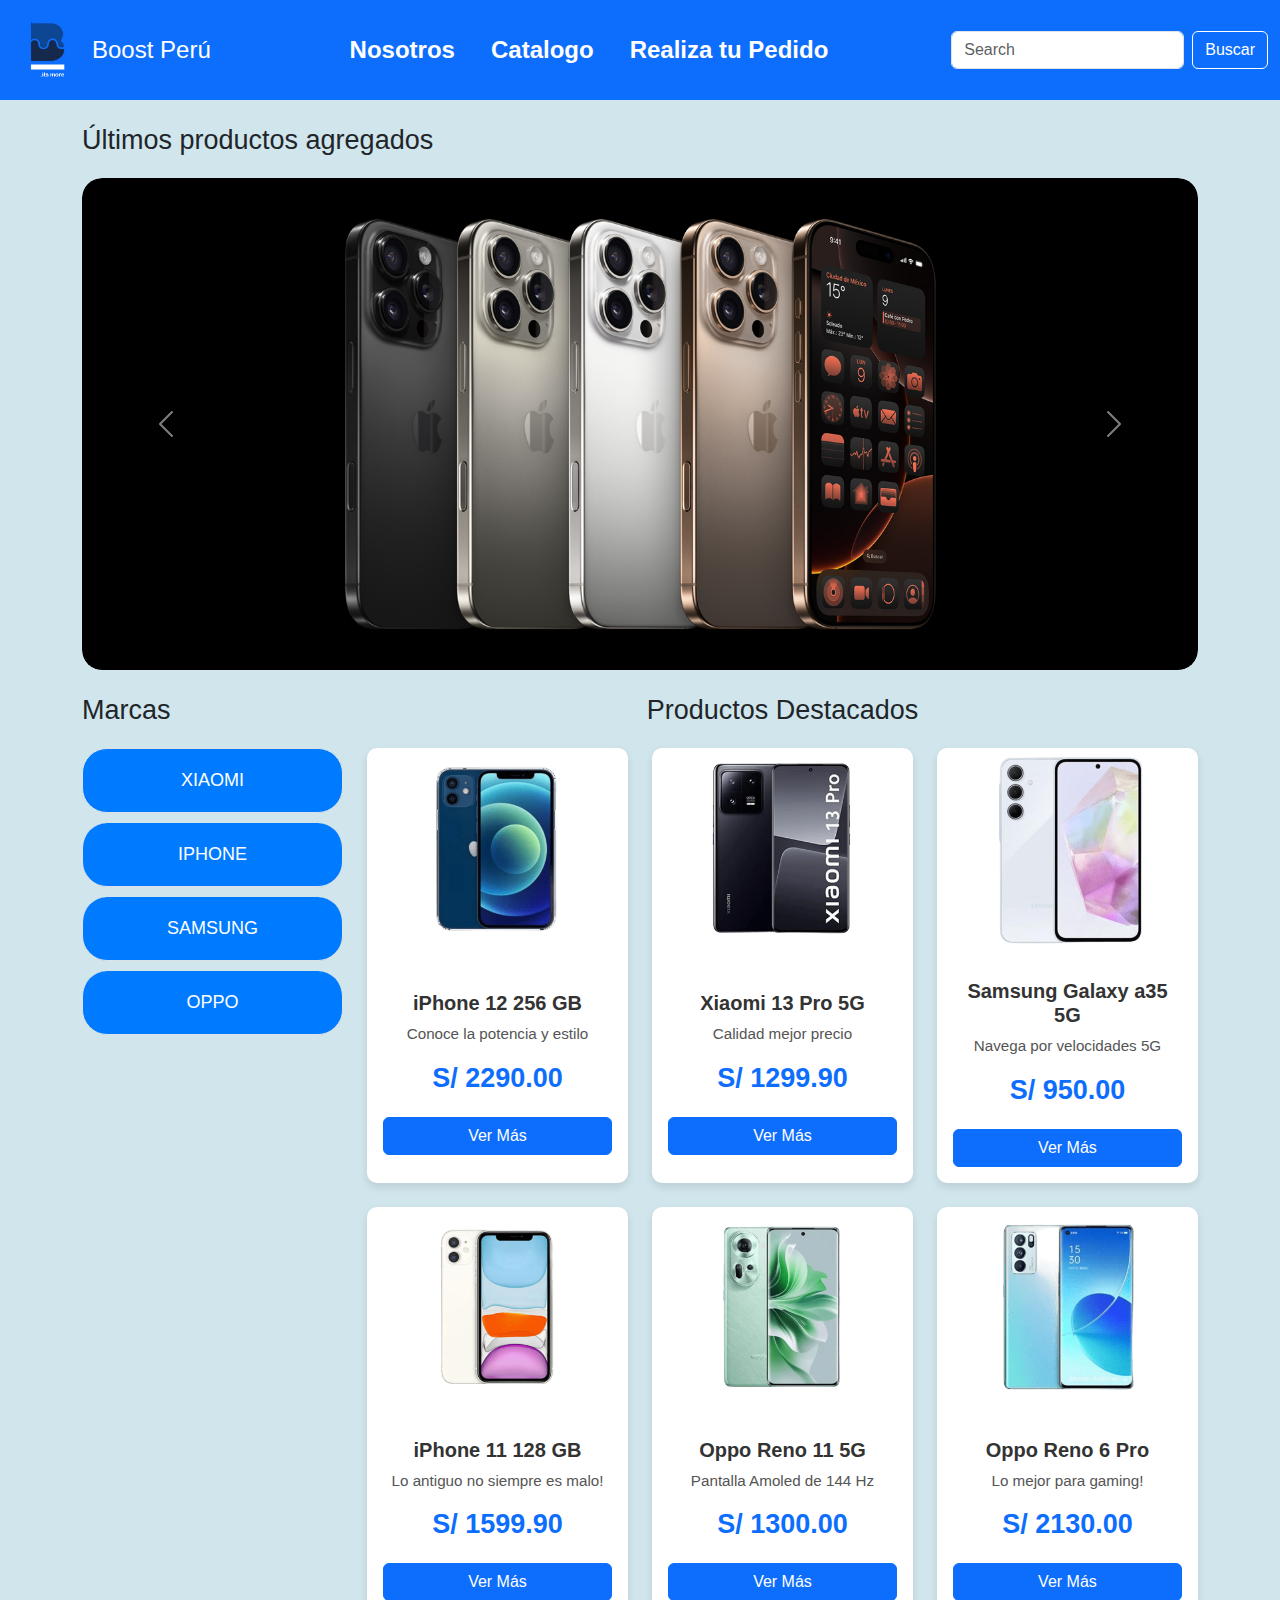
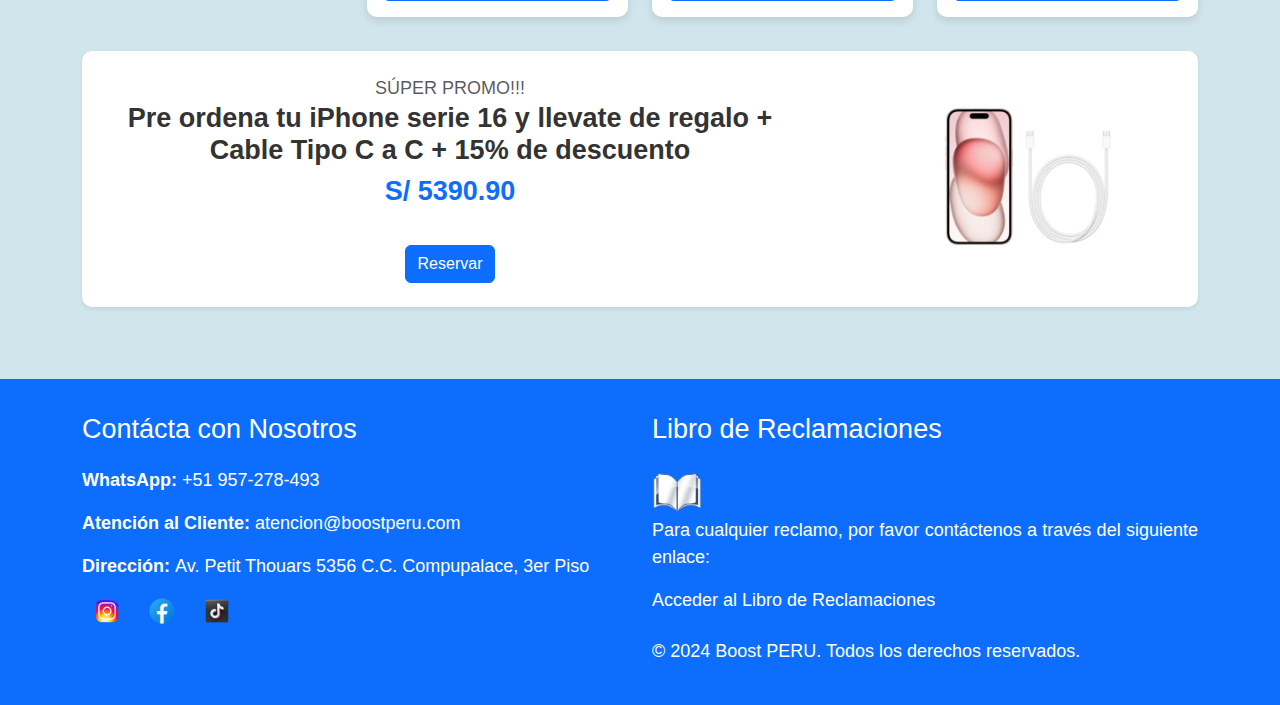
<file: index.html>
<!DOCTYPE html>
<html lang="es">
<head>
    <meta charset="UTF-8">
    <meta name="viewport" content="width=device-width, initial-scale=1.0">
    <link rel="icon" href="logo_empresa-removebg-preview.png" type="image/x-icon"> 
    <link rel="stylesheet" href="https://stackpath.bootstrapcdn.com/bootstrap/4.5.2/css/bootstrap.min.css">
    <link rel="stylesheet" href="https://cdn.jsdelivr.net/npm/bootstrap@5.3.0/dist/css/bootstrap.min.css">
    <link rel="stylesheet" href="https://cdn.jsdelivr.net/npm/bootstrap-icons@1.5.0/font/bootstrap-icons.css">
    <link rel="stylesheet" href="estilos.css"> <!-- Enlace al archivo CSS externo -->
    <title>Boost Peru</title>
</head>
<body>
    <nav class="navbar navbar-expand-lg navbar-light bg-primary">
        <div class="container-fluid">
            <a class="navbar-brand d-flex align-items-center text-white" href="index.html">
                <img src="logo_empresa-removebg-preview.png" alt="Logo" class="navbar-logo"> <!-- Cambiar y añadir clase: class="nav y manejar por css" -->
                Boost Perú
            </a>
            <button class="navbar-toggler ms-auto" type="button" data-bs-toggle="collapse" data-bs-target="#navbarTogglerDemo01" aria-controls="navbarTogglerDemo01" aria-expanded="false" aria-label="Toggle navigation">
                <span class="navbar-toggler-icon"></span>
            </button>
            <div class="collapse navbar-collapse" id="navbarTogglerDemo01">
                <ul class="navbar-nav mx-auto mb-2 mb-lg-0">
                    <li class="nav-item">
                        <a class="nav-link text-white active" href="nosotros.html">Nosotros</a>
                    </li>
                    <li class="nav-item">
                        <a class="nav-link text-white active" href="catalogo.html">Catalogo</a>
                    </li>
                    <li class="nav-item">
                        <a class="nav-link text-white active" href="pedido.html">Realiza tu Pedido</a>
                    </li>
                </ul>
                <form class="d-flex" role="search">
                    <input class="form-control me-2" type="search" placeholder="Search" aria-label="Search">
                    <button class="btn btn-outline-black text-white active" type="submit">Buscar</button>
                </form>
            </div>
        </div>
    </nav>
      
    <main class="container mt-4"> <!-- Etiqueta <main> añadida -->
        
        <!-- Banner principal -->
        <h5>Últimos productos agregados</h5>
        <div id="customFadeBanner" class="carousel slide mb-4" data-ride="carousel" data-interval="3000" data-pause="hover">
            <div class="carousel-inner">
                <div class="carousel-item active">
                    <img src="iphone 16 serie.jpg" class="d-block w-100" alt="Serie iPhone 16">
                </div>
                <div class="carousel-item">
                    <img src="s24 serie.jpg" class="d-block w-100" alt="Serie samsung s24">
                </div>
                <div class="carousel-item">
                    <img src="xiaomi 14 serie.jpg" class="d-block w-100" alt="Serie Xiaomi 14">
                </div>
            </div>
            <a class="carousel-control-prev" href="#customFadeBanner" role="button" data-slide="prev">
                <span class="carousel-control-prev-icon" aria-hidden="true"></span>
                <span class="sr-only">Anterior</span>
            </a>
            <a class="carousel-control-next" href="#customFadeBanner" role="button" data-slide="next">
                <span class="carousel-control-next-icon" aria-hidden="true"></span>
                <span class="sr-only">Siguiente</span>
            </a>
        </div>

        <section class="row">
            <aside class="col-md-3"> <!-- Contenedor de marcas -->
                <h5>Marcas</h5>
                <ul class="list-group marcas">
                    <li class="list-group-item"><a href="xiaomi.html">XIAOMI</a></li>
                    <li class="list-group-item"><a href="iphone.html">IPHONE</a></li>
                    <li class="list-group-item"><a href="samsung.html">SAMSUNG</a></li>
                    <li class="list-group-item"><a href="oppo.html">OPPO</a></li>
                </ul>
            </aside>
    
            
            <section class="col-md-9 text-center">
                <h5>Productos Destacados</h5>
                <div class="row">
                    <div class="col-md-4 mb-4">
                        <div class="card product-card">
                            <img src="iphone12.png" class="card-img-top product-image" alt="iPhone 12">
                            <div class="card-body">
                                <h5 class="card-title">iPhone 12 256 GB</h5>
                                <p class="card-text">Conoce la potencia y estilo</p>
                                <h3 class="text-primary font-weight-bold">S/ 2290.00</h3>
                                <a href="iphone.html" class="btn btn-primary">Ver Más</a>
                            </div>
                        </div>
                    </div>
                    <div class="col-md-4 mb-4">
                        <div class="card product-card">
                            <img src="xiaomi 13 pro.png" class="card-img-top product-image" alt="Xiaomi 13 Pro 5G">
                            <div class="card-body">
                                <h5 class="card-title">Xiaomi 13 Pro 5G</h5>
                                <p class="card-text">Calidad mejor precio</p>
                                <h3 class="text-primary font-weight-bold">S/ 1299.90</h3>
                                <a href="xiaomi.html" class="btn btn-primary">Ver Más</a>
                            </div>
                        </div>
                    </div>
                    <div class="col-md-4 mb-4">
                        <div class="card product-card">
                            <img src="Galaxy a 35 5g.png" class="card-img-top product-image" alt="Samsung a35 5G">
                            <div class="card-body">
                                <h5 class="card-title">Samsung Galaxy a35 5G</h5>
                                <p class="card-text">Navega por velocidades 5G</p>
                                <h3 class="text-primary font-weight-bold">S/ 950.00</h3>
                                <a href="samsung.html" class="btn btn-primary">Ver Más</a>
                            </div>
                        </div>
                    </div>
                </div>
            
                <div class="row">
                    <div class="col-md-4 mb-4">
                        <div class="card product-card">
                            <img src="iphone 11.png" class="card-img-top product-image" alt="iPhone 11">
                            <div class="card-body">
                                <h5 class="card-title">iPhone 11 128 GB</h5>
                                <p class="card-text">Lo antiguo no siempre es malo!</p>
                                <h3 class="text-primary font-weight-bold">S/ 1599.90</h3>
                                <a href="iphone.html" class="btn btn-primary">Ver Más</a>
                            </div>
                        </div>
                    </div>
                    <div class="col-md-4 mb-4">
                        <div class="card product-card">
                            <img src="oppo reno 11 5g.png" class="card-img-top product-image" alt="Oppo Reno 11 5G">
                            <div class="card-body">
                                <h5 class="card-title">Oppo Reno 11 5G</h5>
                                <p class="card-text">Pantalla Amoled de 144 Hz</p>
                                <h3 class="text-primary font-weight-bold">S/ 1300.00</h3>
                                <a href="oppo.html" class="btn btn-primary">Ver Más</a>
                            </div>
                        </div>
                    </div>
                    <div class="col-md-4 mb-4">
                        <div class="card product-card">
                            <img src="oppo reno 6 pro.png" class="card-img-top product-image" alt="Oppo Reno 6 Pro">
                            <div class="card-body">
                                <h5 class="card-title">Oppo Reno 6 Pro</h5>
                                <p class="card-text">Lo mejor para gaming!</p>
                                <h3 class="text-primary font-weight-bold">S/ 2130.00</h3>
                                <a href="oppo.html" class="btn btn-primary">Ver Más</a>
                            </div>
                        </div>
                    </div>
                </div>
            </section>
            
        
        <div class="container mb-5">
            <div class="card shadow-sm border-0">
                <div class="row no-gutters">
                    <div class="col-md-8 text-center p-4">
                        <p class="text-uppercase text-muted mb-0">Súper Promo!!!</p>
                        <h4 class="font-weight-bold mb-2">Pre ordena tu iPhone serie 16 y llevate de regalo + Cable Tipo C a C + 15% de descuento</h4>
                        <h3 class="text-primary font-weight-bold">S/ 5390.90</h3>
                        <a href="pedido.html" class="btn btn-primary mt-3">Reservar</a>
                    </div>
                    <div class="col-md-4 d-flex align-items-center">
                        <img src="iphone 16 mas cable.jpg" alt="iPhone 16 + cable de carga" class="img-fluid p-4">
                    </div>
                </div>
            </div>
        </div> 
    </main>
    
    <footer class="bg-primary text-white py-4 mt-4">
        <div class="container">
            <div class="row">
                <div class="col-md-6">
                    <h5>Contácta con Nosotros</h5>
                    <p>
                        <strong>WhatsApp:</strong> <a href="https://wa.me/51957278493" class="text-white text-decoration-none">+51 957-278-493</a>
                    </p>
                    <p>
                        <strong>Atención al Cliente:</strong> <a href="mailto:atencion@boostperu.com" class="text-white text-decoration-none">atencion@boostperu.com</a>
                    </p>
                    <p>
                        <strong>Dirección: </strong> Av. Petit Thouars 5356 C.C. Compupalace, 3er Piso
                    </p>
                    <div class="social-icons">
                        <a href="https://www.instagram.com/tu_perfil" target="_blank">
                            <img src="logo instagram.png" alt="Instagram" class="social-icon">
                        </a>
                        <a href="https://www.facebook.com/tu_perfil" target="_blank">
                            <img src="logo facebook.png" alt="Facebook" class="social-icon">
                        </a>
                        <a href="https://www.tiktok.com/@tu_perfil" target="_blank">
                            <img src="logo tiktok.png" alt="TikTok" class="social-icon">
                        </a>
                    </div>
                </div>
                <div class="col-md-6">
                    <h5>Libro de Reclamaciones</h5>
                    <img src="libro de reclamaciones icono.png" alt="Libro de Reclamaciones" class="book-image">
                    <p class="justified-text">Para cualquier reclamo, por favor contáctenos a través del siguiente enlace:</p>
                    <p>
                        <a href="enlace_a_libro_reclamaciones" class="text-white text-decoration-none">Acceder al Libro de Reclamaciones</a>
                    </p>
                    <p class="mt-4">&copy; 2024 Boost PERU. Todos los derechos reservados.</p>
                </div>
            </div>
        </div>
    </footer>
    

    <script src="https://code.jquery.com/jquery-3.5.1.slim.min.js"></script>
    <script src="https://cdn.jsdelivr.net/npm/@popperjs/core@2.9.2/dist/umd/popper.min.js"></script>
    <script src="https://stackpath.bootstrapcdn.com/bootstrap/4.5.2/js/bootstrap.min.js"></script>
    <script src="https://cdn.jsdelivr.net/npm/bootstrap@5.3.0/dist/js/bootstrap.bundle.min.js"></script>
</body>
</html>
</file>
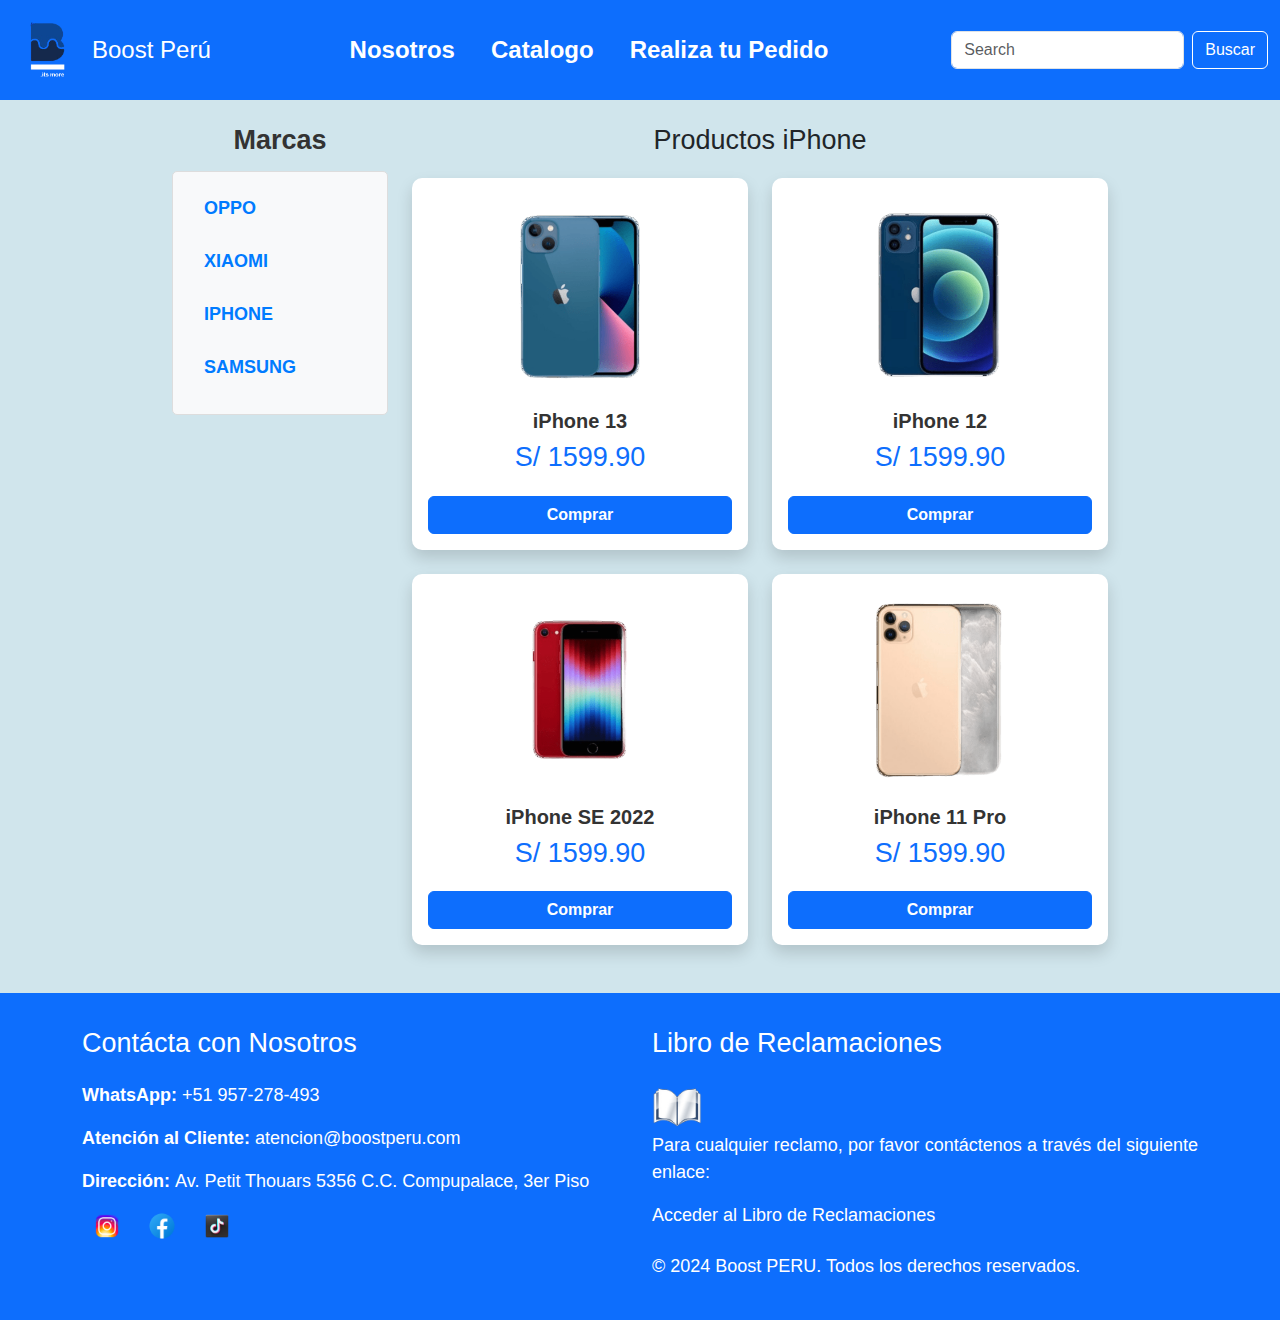
<file: iphone.html>
<!DOCTYPE html>
<html lang="es">

<head>
    <meta charset="UTF-8">
    <meta name="viewport" content="width=device-width, initial-scale=1.0">
    <link rel="icon" href="logo_empresa-removebg-preview.png" type="image/x-icon">
    <link rel="stylesheet" href="https://cdn.jsdelivr.net/npm/bootstrap@5.3.0/dist/css/bootstrap.min.css">
    <link rel="stylesheet" href="https://cdn.jsdelivr.net/npm/bootstrap-icons@1.5.0/font/bootstrap-icons.css">
    <link rel="stylesheet" href="https://cdnjs.cloudflare.com/ajax/libs/animate.css/4.1.1/animate.min.css">
    <link rel="stylesheet" href="estilos.css">
    <title>iPhone</title>
</head>

<body>
    <nav class="navbar navbar-expand-lg navbar-light bg-primary">
        <div class="container-fluid">
            <a class="navbar-brand d-flex align-items-center text-white" href="index.html">
                <img src="logo_empresa-removebg-preview.png" alt="Logo" class="navbar-logo">
                <!-- Cambiar y añadir clase: class="nav y manejar por css" -->
                Boost Perú
            </a>
            <button class="navbar-toggler ms-auto" type="button" data-bs-toggle="collapse"
                data-bs-target="#navbarTogglerDemo01" aria-controls="navbarTogglerDemo01" aria-expanded="false"
                aria-label="Toggle navigation">
                <span class="navbar-toggler-icon"></span>
            </button>
            <div class="collapse navbar-collapse" id="navbarTogglerDemo01">
                <ul class="navbar-nav mx-auto mb-2 mb-lg-0">
                    <li class="nav-item">
                        <a class="nav-link text-white active" href="nosotros.html">Nosotros</a>
                    </li>
                    <li class="nav-item">
                        <a class="nav-link text-white active" href="catalogo.html">Catalogo</a>
                    </li>
                    <li class="nav-item">
                        <a class="nav-link text-white active" href="pedido.html">Realiza tu Pedido</a>
                    </li>
                </ul>
                <form class="d-flex" role="search">
                    <input class="form-control me-2" type="search" placeholder="Search" aria-label="Search">
                    <button class="btn btn-outline-black text-white active" type="submit">Buscar</button>
                </form>
            </div>
        </div>
    </nav>

    <main class="container mt-4 col-md-9 text-center">
        <div class="row">
            <div class="col-md-3">
                <!-- Mini barra de navegación -->
                <h4>Marcas</h4>
                <ul class="nav flex-column mb-3">
                    <li class="nav-item-mini">
                        <a class="nav-link active" href="oppo.html">OPPO</a>
                    </li>
                    <li class="nav-item-mini">
                        <a class="nav-link" href="xiaomi.html">XIAOMI</a>
                    </li>
                    <li class="nav-item-mini">
                        <a class="nav-link" href="iphone.html">IPHONE</a>
                    </li>
                    <li class="nav-item-mini">
                        <a class="nav-link" href="samsung.html">SAMSUNG</a>
                    </li>
                </ul>
            </div>
            <div class="col-md-9">
                <section id="productos">
                    <h2>Productos iPhone</h2>
                    <div class="row">
                        <div class="col-md-6 mb-4">
                            <div class="card h-100 shadow text-center d-flex flex-column">
                                <div class="card-body flex-grow-1">
                                    <img src="IPHONE_13.png" class="card-img-top" alt="iPhone 13">
                                    <h5 class="card-title">iPhone 13</h5>
                                    <h3 class="text-primary font-weight-bold">S/ 1599.90</h3>
                                    <a href="pedido.html" class="btn btn-primary"><b>Comprar</b></a>
                                </div>
                            </div>
                        </div>
                        <div class="col-md-6 mb-4">
                            <div class="card h-100 shadow text-center d-flex flex-column">
                                <div class="card-body flex-grow-1">
                                    <img src="iphone12.png" class="card-img-top" alt="iPhone 12">
                                    <h5 class="card-title">iPhone 12</h5>
                                    <h3 class="text-primary font-weight-bold">S/ 1599.90</h3>
                                    <a href="pedido.html" class="btn btn-primary"><b>Comprar</b></a>
                                </div>
                            </div>
                        </div>
                        <div class="col-md-6 mb-4">
                            <div class="card h-100 shadow text-center d-flex flex-column">
                                <div class="card-body flex-grow-1">
                                    <img src="IPHONE SE 2022.png" class="card-img-top" alt="iPhone SE">
                                    <h5 class="card-title">iPhone SE 2022</h5>
                                    <h3 class="text-primary font-weight-bold">S/ 1599.90</h3>
                                    <a href="pedido.html" class="btn btn-primary"><b>Comprar</b></a>
                                </div>
                            </div>
                        </div>
                        <div class="col-md-6 mb-4">
                            <div class="card h-100 shadow text-center d-flex flex-column">
                                <div class="card-body flex-grow-1">
                                    <img src="Iphone 11 pro.png" class="card-img-top" alt="iPhone 11 Pro">
                                    <h5 class="card-title">iPhone 11 Pro</h5>
                                    <h3 class="text-primary font-weight-bold">S/ 1599.90</h3>
                                    <a href="pedido.html" class="btn btn-primary"><b>Comprar</b></a>
                                </div>
                            </div>
                        </div>
                        <!-- Agrega más productos aquí si es necesario -->
                    </div>
                </section>
            </div>
        </div>
    </main>

    <footer class="bg-primary text-white py-4 mt-4">
        <div class="container">
            <div class="row">
                <div class="col-md-6">
                    <h5>Contácta con Nosotros</h5>
                    <p>
                        <strong>WhatsApp:</strong> <a href="https://wa.me/51957278493"
                            class="text-white text-decoration-none">+51 957-278-493</a>
                    </p>
                    <p>
                        <strong>Atención al Cliente:</strong> <a href="mailto:atencion@boostperu.com"
                            class="text-white text-decoration-none">atencion@boostperu.com</a>
                    </p>
                    <p>
                        <strong>Dirección: </strong> Av. Petit Thouars 5356 C.C. Compupalace, 3er Piso
                    </p>
                    <div class="social-icons">
                        <a href="https://www.instagram.com/tu_perfil" target="_blank">
                            <img src="logo instagram.png" alt="Instagram" class="social-icon">
                        </a>
                        <a href="https://www.facebook.com/tu_perfil" target="_blank">
                            <img src="logo facebook.png" alt="Facebook" class="social-icon">
                        </a>
                        <a href="https://www.tiktok.com/@tu_perfil" target="_blank">
                            <img src="logo tiktok.png" alt="TikTok" class="social-icon">
                        </a>
                    </div>
                </div>
                <div class="col-md-6">
                    <h5>Libro de Reclamaciones</h5>
                    <img src="libro de reclamaciones icono.png" alt="Libro de Reclamaciones" class="book-image">
                    <p class="justified-text">Para cualquier reclamo, por favor contáctenos a través del siguiente
                        enlace:</p>
                    <p>
                        <a href="enlace_a_libro_reclamaciones" class="text-white text-decoration-none">Acceder al Libro
                            de Reclamaciones</a>
                    </p>
                    <p class="mt-4">&copy; 2024 Boost PERU. Todos los derechos reservados.</p>
                </div>
            </div>
        </div>
    </footer>

    <script src="https://code.jquery.com/jquery-3.5.1.slim.min.js"></script>
    <script src="https://cdn.jsdelivr.net/npm/@popperjs/core@2.9.2/dist/umd/popper.min.js"></script>
    <script src="https://stackpath.bootstrapcdn.com/bootstrap/4.5.2/js/bootstrap.min.js"></script>
    <script src="https://cdn.jsdelivr.net/npm/bootstrap@5.3.0/dist/js/bootstrap.bundle.min.js"></script>
</body>

</html>
</file>
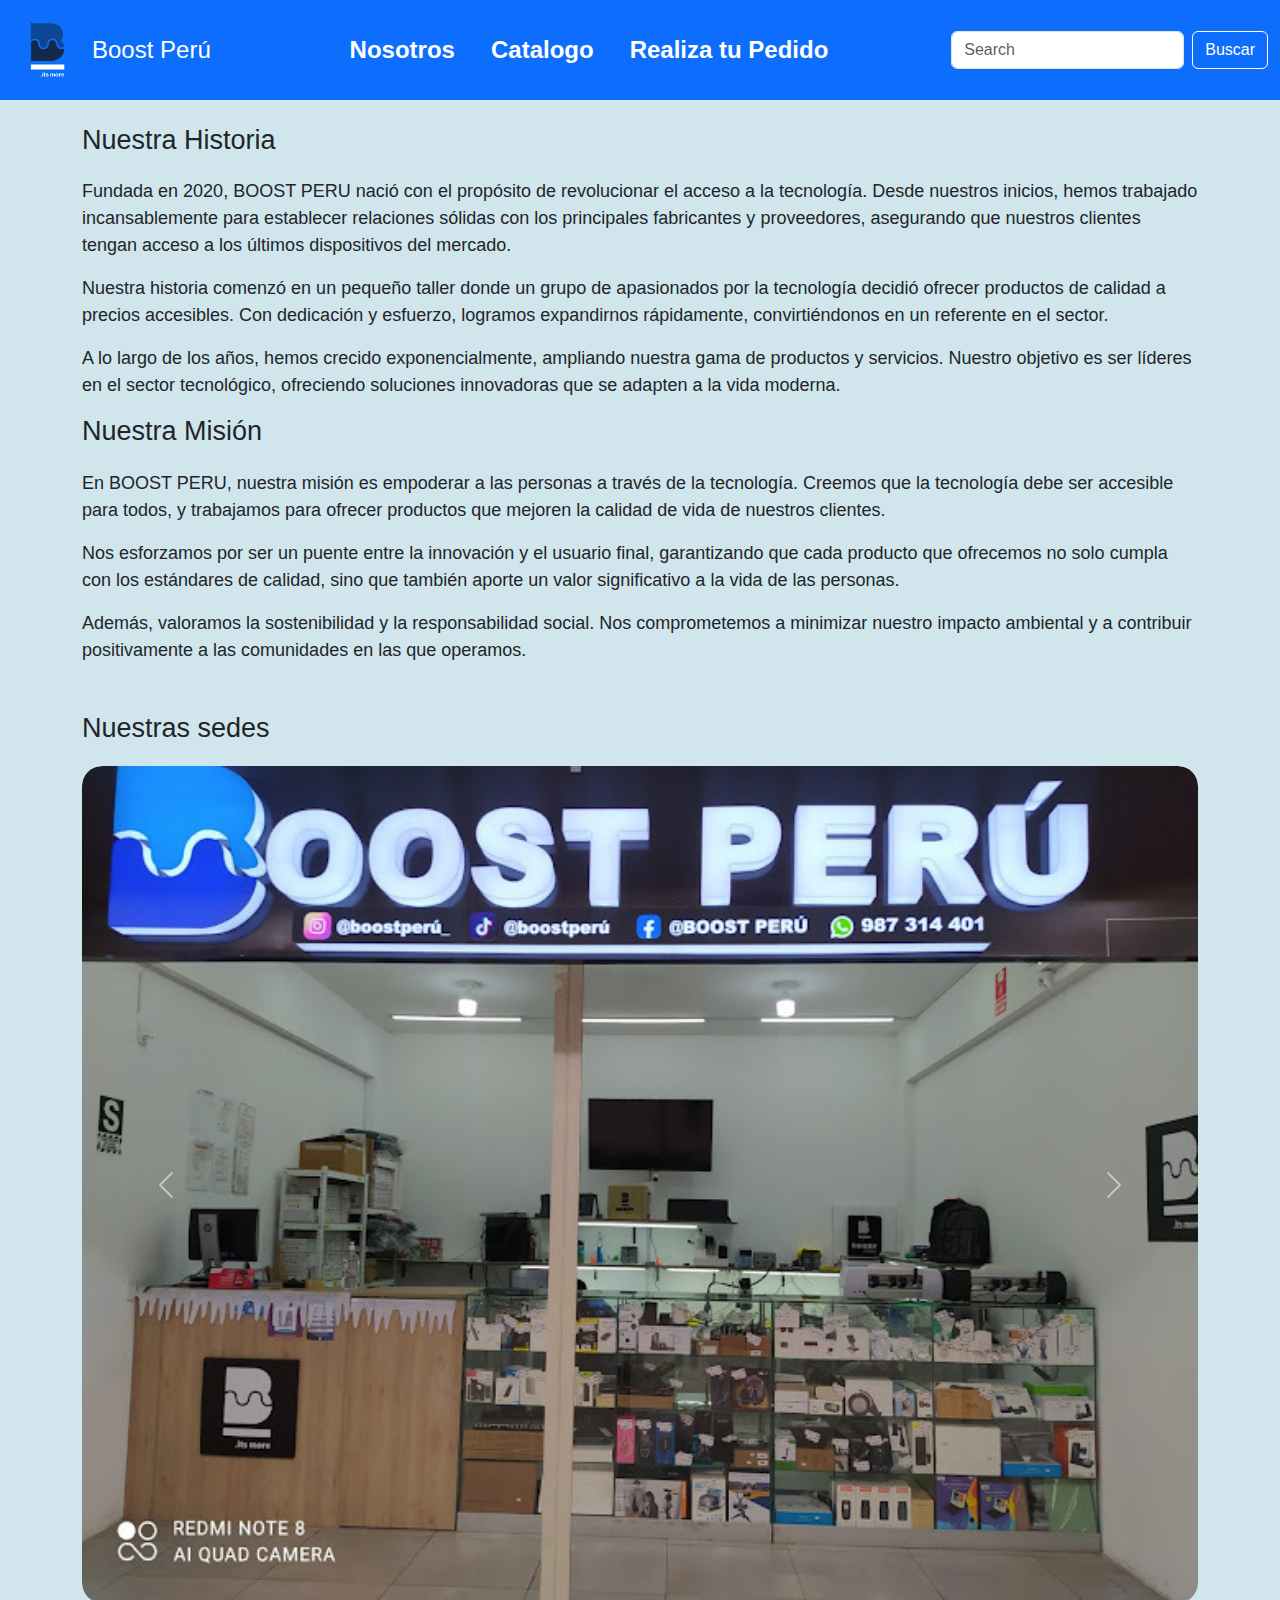
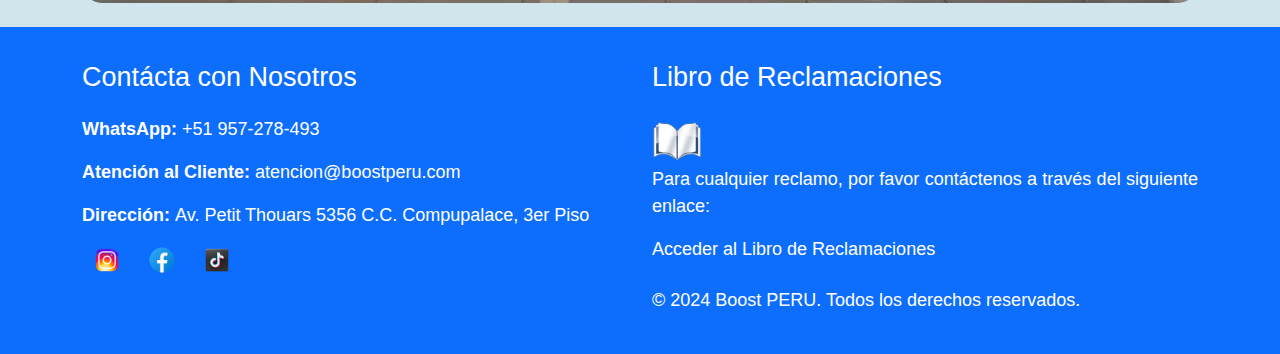
<file: nosotros.html>
<!DOCTYPE html>
<html lang="es">
<head>
    <meta charset="UTF-8">
    <meta name="viewport" content="width=device-width, initial-scale=1.0">
    <link rel="icon" href="logo_empresa-removebg-preview.png" type="image/x-icon"> 
    <link rel="stylesheet" href="https://cdn.jsdelivr.net/npm/bootstrap@5.3.0/dist/css/bootstrap.min.css">
    <link rel="stylesheet" href="https://cdn.jsdelivr.net/npm/bootstrap-icons@1.5.0/font/bootstrap-icons.css">
    <link rel="stylesheet" href="https://cdnjs.cloudflare.com/ajax/libs/animate.css/4.1.1/animate.min.css">
    <link rel="stylesheet" href="estilos.css">
    <title>Nosotros</title>
</head>
<body>
    <nav class="navbar navbar-expand-lg navbar-light bg-primary">
        <div class="container-fluid">
            <a class="navbar-brand d-flex align-items-center text-white" href="index.html">
                <img src="logo_empresa-removebg-preview.png" alt="Logo" class="navbar-logo"> <!-- Cambiar y añadir clase: class="nav y manejar por css" -->
                Boost Perú
            </a>
            <button class="navbar-toggler ms-auto" type="button" data-bs-toggle="collapse" data-bs-target="#navbarTogglerDemo01" aria-controls="navbarTogglerDemo01" aria-expanded="false" aria-label="Toggle navigation">
                <span class="navbar-toggler-icon"></span>
            </button>
            <div class="collapse navbar-collapse" id="navbarTogglerDemo01">
                <ul class="navbar-nav mx-auto mb-2 mb-lg-0">
                    <li class="nav-item">
                        <a class="nav-link text-white active" href="nosotros.html">Nosotros</a>
                    </li>
                    <li class="nav-item">
                        <a class="nav-link text-white active" href="catalogo.html">Catalogo</a>
                    </li>
                    <li class="nav-item">
                        <a class="nav-link text-white active" href="pedido.html">Realiza tu Pedido</a>
                    </li>
                </ul>
                <form class="d-flex" role="search">
                    <input class="form-control me-2" type="search" placeholder="Search" aria-label="Search">
                    <button class="btn btn-outline-black text-white active" type="submit">Buscar</button>
                </form>
            </div>
        </div>
    </nav>
        
    <main class="container mt-4">
        <section id="historia">
            <h2>Nuestra Historia</h2>
            <p>
                Fundada en 2020, BOOST PERU nació con el propósito de revolucionar el acceso a la tecnología. Desde nuestros inicios, hemos trabajado incansablemente para establecer relaciones sólidas con los principales fabricantes y proveedores, asegurando que nuestros clientes tengan acceso a los últimos dispositivos del mercado.
            </p>
            <p>
                Nuestra historia comenzó en un pequeño taller donde un grupo de apasionados por la tecnología decidió ofrecer productos de calidad a precios accesibles. Con dedicación y esfuerzo, logramos expandirnos rápidamente, convirtiéndonos en un referente en el sector.
            </p>
            <p>
                A lo largo de los años, hemos crecido exponencialmente, ampliando nuestra gama de productos y servicios. Nuestro objetivo es ser líderes en el sector tecnológico, ofreciendo soluciones innovadoras que se adapten a la vida moderna.
            </p>
        </section>

        <section id="mision">
            <h2>Nuestra Misión</h2>
            <p>
                En BOOST PERU, nuestra misión es empoderar a las personas a través de la tecnología. Creemos que la tecnología debe ser accesible para todos, y trabajamos para ofrecer productos que mejoren la calidad de vida de nuestros clientes.
            </p>
            <p>
                Nos esforzamos por ser un puente entre la innovación y el usuario final, garantizando que cada producto que ofrecemos no solo cumpla con los estándares de calidad, sino que también aporte un valor significativo a la vida de las personas.
            </p>
            <p>
                Además, valoramos la sostenibilidad y la responsabilidad social. Nos comprometemos a minimizar nuestro impacto ambiental y a contribuir positivamente a las comunidades en las que operamos.
            </p>
        </section>

        <section id="carrusel" class="mt-5">
            <h2>Nuestras sedes</h2>
            <!-- Carrusel -->
                <div id="carouselExampleIndicators" class="carousel slide" data-bs-ride="carousel">
                    <div class="carousel-inner">
                        <div class="carousel-item active">
                            <img src="sede la molina.jpeg" class="d-block w-100" alt="La Molina">
                        </div>
                    
                        <div class="carousel-item">
                            <img src="sede surco.jpeg" class="d-block w-100" alt="Surco">
                        </div>
                    </div>
                    <button class="carousel-control-prev" type="button" data-bs-target="#carouselExampleIndicators" data-bs-slide="prev">
                        <span class="carousel-control-prev-icon" aria-hidden="true"></span>
                        <span class="visually-hidden">Anterior</span>
                    </button>
                    <button class="carousel-control-next" type="button" data-bs-target="#carouselExampleIndicators" data-bs-slide="next">
                        <span class="carousel-control-next-icon" aria-hidden="true"></span>
                        <span class="visually-hidden">Siguiente</span>
                    </button>
                </div>
        </section>
    </main>

    <footer class="bg-primary text-white py-4 mt-4">
        <div class="container">
            <div class="row">
                <div class="col-md-6">
                    <h5>Contácta con Nosotros</h5>
                    <p>
                        <strong>WhatsApp:</strong> <a href="https://wa.me/51957278493" class="text-white text-decoration-none">+51 957-278-493</a>
                    </p>
                    <p>
                        <strong>Atención al Cliente:</strong> <a href="mailto:atencion@boostperu.com" class="text-white text-decoration-none">atencion@boostperu.com</a>
                    </p>
                    <p>
                        <strong>Dirección: </strong> Av. Petit Thouars 5356 C.C. Compupalace, 3er Piso
                    </p>
                    <div class="social-icons">
                        <a href="https://www.instagram.com/tu_perfil" target="_blank">
                            <img src="logo instagram.png" alt="Instagram" class="social-icon">
                        </a>
                        <a href="https://www.facebook.com/tu_perfil" target="_blank">
                            <img src="logo facebook.png" alt="Facebook" class="social-icon">
                        </a>
                        <a href="https://www.tiktok.com/@tu_perfil" target="_blank">
                            <img src="logo tiktok.png" alt="TikTok" class="social-icon">
                        </a>
                    </div>
                </div>
                <div class="col-md-6">
                    <h5>Libro de Reclamaciones</h5>
                    <img src="libro de reclamaciones icono.png" alt="Libro de Reclamaciones" class="book-image">
                    <p class="justified-text">Para cualquier reclamo, por favor contáctenos a través del siguiente enlace:</p>
                    <p>
                        <a href="enlace_a_libro_reclamaciones" class="text-white text-decoration-none">Acceder al Libro de Reclamaciones</a>
                    </p>
                    <p class="mt-4">&copy; 2024 Boost PERU. Todos los derechos reservados.</p>
                </div>
            </div>
        </div>
    </footer>

<script src="https://cdn.jsdelivr.net/npm/bootstrap@5.3.0/dist/js/bootstrap.bundle.min.js"></script>
</body>
</html>
</file>
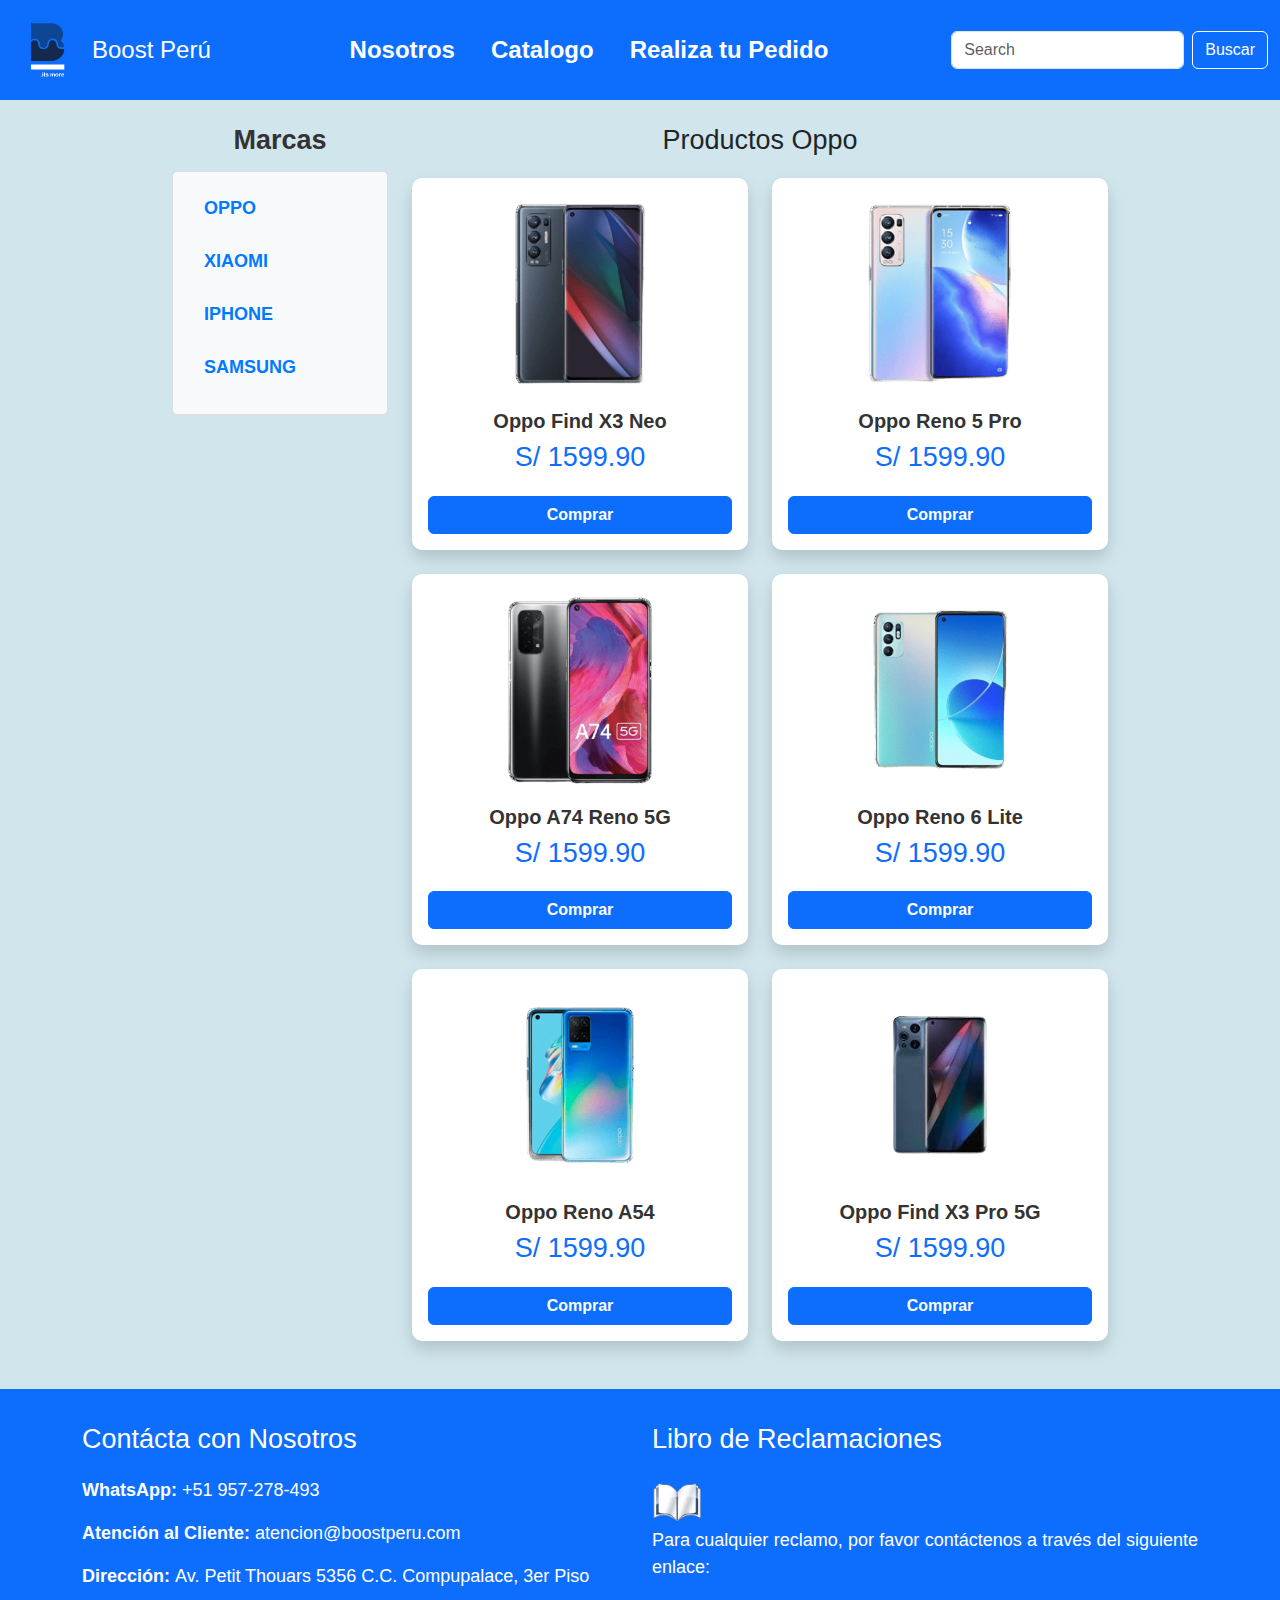
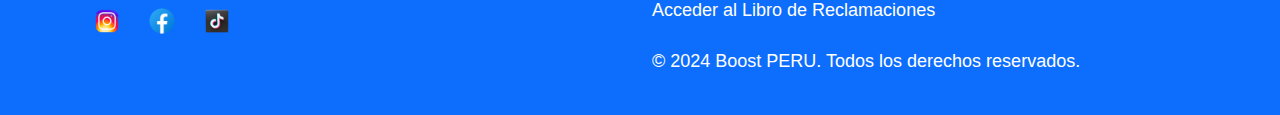
<file: oppo.html>
<!DOCTYPE html>
<html lang="es">
    <head>
        <meta charset="UTF-8">
        <meta name="viewport" content="width=device-width, initial-scale=1.0">
        <link rel="icon" href="logo_empresa-removebg-preview.png"
            type="image/x-icon">
        <link rel="stylesheet"
            href="https://cdn.jsdelivr.net/npm/bootstrap@5.3.0/dist/css/bootstrap.min.css">
        <link rel="stylesheet"
            href="https://cdn.jsdelivr.net/npm/bootstrap-icons@1.5.0/font/bootstrap-icons.css">
        <link rel="stylesheet"
            href="https://cdnjs.cloudflare.com/ajax/libs/animate.css/4.1.1/animate.min.css">
        <link rel="stylesheet" href="estilos.css">
        <title>Oppo</title>
    </head>
    <body>
        <nav class="navbar navbar-expand-lg navbar-light bg-primary">
            <div class="container-fluid">
                <a class="navbar-brand d-flex align-items-center text-white"
                    href="index.html">
                    <img src="logo_empresa-removebg-preview.png" alt="Logo"
                        class="navbar-logo">
                    <!-- Cambiar y añadir clase: class="nav y manejar por css" -->
                    Boost Perú
                </a>
                <button class="navbar-toggler ms-auto" type="button"
                    data-bs-toggle="collapse"
                    data-bs-target="#navbarTogglerDemo01"
                    aria-controls="navbarTogglerDemo01" aria-expanded="false"
                    aria-label="Toggle navigation">
                    <span class="navbar-toggler-icon"></span>
                </button>
                <div class="collapse navbar-collapse" id="navbarTogglerDemo01">
                    <ul class="navbar-nav mx-auto mb-2 mb-lg-0">
                        <li class="nav-item">
                            <a class="nav-link text-white active"
                                href="nosotros.html">Nosotros</a>
                        </li>
                        <li class="nav-item">
                            <a class="nav-link text-white active"
                                href="catalogo.html">Catalogo</a>
                        </li>
                        <li class="nav-item">
                            <a class="nav-link text-white active"
                                href="pedido.html">Realiza tu Pedido</a>
                        </li>
                    </ul>
                    <form class="d-flex" role="search">
                        <input class="form-control me-2" type="search"
                            placeholder="Search" aria-label="Search">
                        <button class="btn btn-outline-black text-white active"
                            type="submit">Buscar</button>
                    </form>
                </div>
            </div>
        </nav>

        <main class="container mt-4 col-md-9 text-center">
            <div class="row">
                <div class="col-md-3">
                    <!-- Mini barra de navegación -->
                    <h4>Marcas</h4>
                    <ul class="nav flex-column mb-3">
                        <li class="nav-item-mini">
                            <a class="nav-link active" href="oppo.html">OPPO</a>
                        </li>
                        <li class="nav-item-mini">
                            <a class="nav-link" href="xiaomi.html">XIAOMI</a>
                        </li>
                        <li class="nav-item-mini">
                            <a class="nav-link" href="iphone.html">IPHONE</a>
                        </li>
                        <li class="nav-item-mini">
                            <a class="nav-link" href="samsung.html">SAMSUNG</a>
                        </li>
                    </ul>
                </div>
                <div class="col-md-9">
                    <section id="productos">
                        <h2>Productos Oppo</h2>
                        <div class="row">
                            <div class="col-md-6 mb-4">
                                <div
                                    class="card h-100 shadow text-center d-flex flex-column">
                                    <div class="card-body flex-grow-1">
                                        <img src="Oppo_Find_X3_Neo.png"
                                            class="card-img-top"
                                            alt="Oppo Find X3 Neo">
                                        <h5 class="card-title">Oppo Find X3
                                            Neo</h5>
                                        <h3
                                            class="text-primary font-weight-bold">S/
                                            1599.90</h3>
                                        <a href="pedido.html"
                                            class="btn btn-primary"><b>Comprar</b></a>
                                    </div>
                                </div>
                            </div>
                            <div class="col-md-6 mb-4">
                                <div
                                    class="card h-100 shadow text-center d-flex flex-column">
                                    <div class="card-body flex-grow-1">
                                        <img src="Oppo_Reno_5_Pro.png"
                                            class="card-img-top"
                                            alt="Oppo Reno 5 Pro">
                                        <h5 class="card-title">Oppo Reno 5
                                            Pro</h5>
                                        <h3
                                            class="text-primary font-weight-bold">S/
                                            1599.90</h3>
                                        <a href="pedido.html"
                                            class="btn btn-primary"><b>Comprar</b></a>
                                    </div>
                                </div>
                            </div>
                            <div class="col-md-6 mb-4">
                                <div
                                    class="card h-100 shadow text-center d-flex flex-column">
                                    <div class="card-body flex-grow-1">
                                        <img src="Oppo A74.png"
                                            class="card-img-top"
                                            alt="Oppo Reno A74 5G">
                                        <h5 class="card-title">Oppo A74 Reno
                                            5G</h5>
                                        <h3
                                            class="text-primary font-weight-bold">S/
                                            1599.90</h3>
                                        <a href="pedido.html"
                                            class="btn btn-primary"><b>Comprar</b></a>
                                    </div>
                                </div>
                            </div>
                            <div class="col-md-6 mb-4">
                                <div
                                    class="card h-100 shadow text-center d-flex flex-column">
                                    <div class="card-body flex-grow-1">
                                        <img src="oppo reno 6.png"
                                            class="card-img-top"
                                            alt="Oppo Reno 6 Lite">
                                        <h5 class="card-title">Oppo Reno 6
                                            Lite</h5>
                                        <h3
                                            class="text-primary font-weight-bold">S/
                                            1599.90</h3>
                                        <a href="pedido.html"
                                            class="btn btn-primary"><b>Comprar</b></a>
                                    </div>
                                </div>
                            </div>
                            <div class="col-md-6 mb-4">
                                <div
                                    class="card h-100 shadow text-center d-flex flex-column">
                                    <div class="card-body flex-grow-1">
                                        <img src="Oppo_A54.png"
                                            class="card-img-top"
                                            alt="Oppo Reno A54">
                                        <h5 class="card-title">Oppo Reno
                                            A54</h5>
                                        <h3
                                            class="text-primary font-weight-bold">S/
                                            1599.90</h3>
                                        <a href="pedido.html"
                                            class="btn btn-primary"><b>Comprar</b></a>
                                    </div>
                                </div>
                            </div>
                            <div class="col-md-6 mb-4">
                                <div
                                    class="card h-100 shadow text-center d-flex flex-column">
                                    <div class="card-body flex-grow-1">
                                        <img src="Oppo Find X3 Pro 5G.png"
                                            class="card-img-top"
                                            alt="Oppo Find X3 Pro 5G">
                                        <h5 class="card-title">Oppo Find X3 Pro
                                            5G</h5>
                                        <h3
                                            class="text-primary font-weight-bold">S/
                                            1599.90</h3>
                                        <a href="pedido.html"
                                            class="btn btn-primary"><b>Comprar</b></a>
                                    </div>
                                </div>
                            </div>
                            <!-- Agrega más productos aquí si es necesario -->
                        </div>
                    </section>
                </div>
            </main>

            <footer class="bg-primary text-white py-4 mt-4">
                <div class="container">
                    <div class="row">
                        <div class="col-md-6">
                            <h5>Contácta con Nosotros</h5>
                            <p>
                                <strong>WhatsApp:</strong> <a
                                    href="https://wa.me/51957278493"
                                    class="text-white text-decoration-none">+51
                                    957-278-493</a>
                            </p>
                            <p>
                                <strong>Atención al Cliente:</strong> <a
                                    href="mailto:atencion@boostperu.com"
                                    class="text-white text-decoration-none">atencion@boostperu.com</a>
                            </p>
                            <p>
                                <strong>Dirección: </strong> Av. Petit
                                Thouars 5356 C.C. Compupalace, 3er Piso
                            </p>
                            <div class="social-icons">
                                <a
                                    href="https://www.instagram.com/tu_perfil"
                                    target="_blank">
                                    <img src="logo instagram.png"
                                        alt="Instagram"
                                        class="social-icon">
                                </a>
                                <a
                                    href="https://www.facebook.com/tu_perfil"
                                    target="_blank">
                                    <img src="logo facebook.png"
                                        alt="Facebook"
                                        class="social-icon">
                                </a>
                                <a
                                    href="https://www.tiktok.com/@tu_perfil"
                                    target="_blank">
                                    <img src="logo tiktok.png"
                                        alt="TikTok"
                                        class="social-icon">
                                </a>
                            </div>
                        </div>
                        <div class="col-md-6">
                            <h5>Libro de Reclamaciones</h5>
                            <img src="libro de reclamaciones icono.png"
                                alt="Libro de Reclamaciones"
                                class="book-image">
                            <p class="justified-text">Para cualquier
                                reclamo, por favor contáctenos a través
                                del siguiente enlace:</p>
                            <p>
                                <a href="enlace_a_libro_reclamaciones"
                                    class="text-white text-decoration-none">Acceder
                                    al Libro de Reclamaciones</a>
                            </p>
                            <p class="mt-4">&copy; 2024 Boost PERU.
                                Todos los derechos reservados.</p>
                        </div>
                    </div>
                </div>
            </footer>

            <script
                src="https://code.jquery.com/jquery-3.5.1.slim.min.js"></script>
            <script
                src="https://cdn.jsdelivr.net/npm/@popperjs/core@2.9.2/dist/umd/popper.min.js"></script>
            <script
                src="https://cdn.jsdelivr.net/npm/bootstrap@5.3.0/dist/js/bootstrap.bundle.min.js"></script>
        </body>
    </html>
</file>
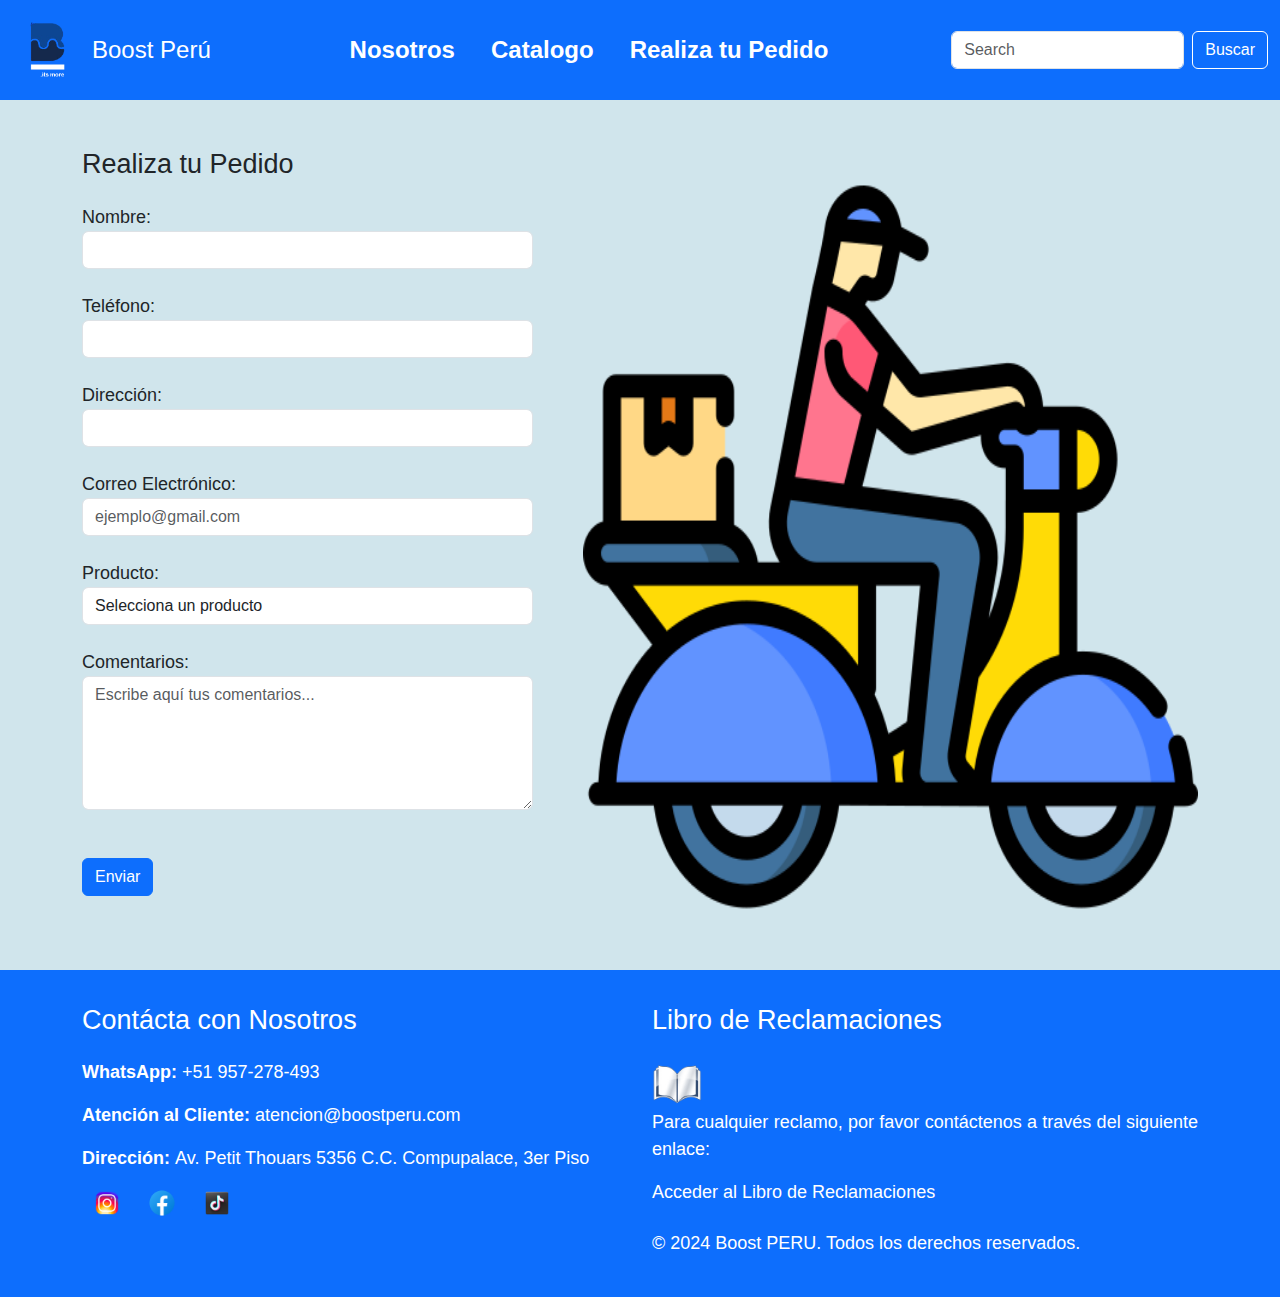
<file: pedido.html>
<!DOCTYPE html>
<html lang="es">
<head>
    <meta charset="UTF-8">
    <meta name="viewport" content="width=device-width, initial-scale=1.0">
    <link rel="icon" href="logo_empresa-removebg-preview.png" type="image/x-icon"> 
    <link rel="stylesheet" href="https://cdn.jsdelivr.net/npm/bootstrap@5.3.0/dist/css/bootstrap.min.css">
    <link rel="stylesheet" href="https://cdn.jsdelivr.net/npm/bootstrap-icons@1.5.0/font/bootstrap-icons.css">
    <link rel="stylesheet" href="estilos.css">
    <title>Realiza tu pedido</title>
</head>
<body>
    <nav class="navbar navbar-expand-lg navbar-light bg-primary">
        <div class="container-fluid">
            <a class="navbar-brand d-flex align-items-center text-white" href="index.html">
                <img src="logo_empresa-removebg-preview.png" alt="Logo" class="navbar-logo"> <!-- Cambiar y añadir clase: class="nav y manejar por css" -->
                Boost Perú
            </a>
            <button class="navbar-toggler ms-auto" type="button" data-bs-toggle="collapse" data-bs-target="#navbarTogglerDemo01" aria-controls="navbarTogglerDemo01" aria-expanded="false" aria-label="Toggle navigation">
                <span class="navbar-toggler-icon"></span>
            </button>
            <div class="collapse navbar-collapse" id="navbarTogglerDemo01">
                <ul class="navbar-nav mx-auto mb-2 mb-lg-0">
                    <li class="nav-item">
                        <a class="nav-link text-white active" href="nosotros.html">Nosotros</a>
                    </li>
                    <li class="nav-item">
                        <a class="nav-link text-white active" href="catalogo.html">Catalogo</a>
                    </li>
                    <li class="nav-item">
                        <a class="nav-link text-white active" href="pedido.html">Realiza tu Pedido</a>
                    </li>
                </ul>
                <form class="d-flex" role="search">
                    <input class="form-control me-2" type="search" placeholder="Search" aria-label="Search">
                    <button class="btn btn-outline-black text-white active" type="submit">Buscar</button>
                </form>
            </div>
        </div>
    </nav>
    
    <main class="container mt-5">
        <div class="row">
            <div class="col-md-5 form-container">
                <h2>Realiza tu Pedido</h2>
                <form>
                    <div class="form-group mt-4">
                        <label for="nombre">Nombre:</label>
                        <input type="text" class="form-control" id="nombre" required>
                    </div>
                    <div class="form-group mt-4">
                        <label for="telefono">Teléfono:</label>
                        <input type="tel" class="form-control" id="telefono" required>
                    </div>
                    <div class="form-group mt-4">
                        <label for="Direccion">Dirección:</label>
                        <input type="text" class="form-control" id="Direccion" required>
                    </div>
                    <div class="form-group mt-4">
                        <label for="Correo">Correo Electrónico:</label>
                        <input type="email" class="form-control" id="Correo" placeholder="ejemplo@gmail.com" required>
                    </div>
                    <div class="form-group mt-4">
                        <label for="producto">Producto:</label>
                        <select class="form-control" id="producto" required>
                            <option value="">Selecciona un producto</option>
                            <option value="Xiaomi">XIAOMI</option>
                            <option value="Iphone">IPHONE</option>
                            <option value="Motorola">SAMSUNG</option>
                            <option value="Oppo">OPPO</option>
                        </select>
                    </div>
                    <div class="form-group mt-4">
                        <label for="comentarios">Comentarios:</label>
                        <textarea class="form-control" id="comentarios" rows="5" placeholder="Escribe aquí tus comentarios..."></textarea>
                    </div>
                    <button type="submit" class="btn btn-primary mt-5">Enviar</button>
                </form>
            </div>
            <div class="col-md-7 image-container d-flex justify-content-end">
                <img src="REALIZA TU PEDIDO.png" alt="Realiza tu pedido.img" class="product-image-ped">
            </div>
        </div>
    </main>

    <footer class="bg-primary text-white py-4 mt-4">
        <div class="container">
            <div class="row">
                <div class="col-md-6">
                    <h5>Contácta con Nosotros</h5>
                    <p>
                        <strong>WhatsApp:</strong> <a href="https://wa.me/51957278493" class="text-white text-decoration-none">+51 957-278-493</a>
                    </p>
                    <p>
                        <strong>Atención al Cliente:</strong> <a href="mailto:atencion@boostperu.com" class="text-white text-decoration-none">atencion@boostperu.com</a>
                    </p>
                    <p>
                        <strong>Dirección: </strong> Av. Petit Thouars 5356 C.C. Compupalace, 3er Piso
                    </p>
                    <div class="social-icons">
                        <a href="https://www.instagram.com/tu_perfil" target="_blank">
                            <img src="logo instagram.png" alt="Instagram" class="social-icon">
                        </a>
                        <a href="https://www.facebook.com/tu_perfil" target="_blank">
                            <img src="logo facebook.png" alt="Facebook" class="social-icon">
                        </a>
                        <a href="https://www.tiktok.com/@tu_perfil" target="_blank">
                            <img src="logo tiktok.png" alt="TikTok" class="social-icon">
                        </a>
                    </div>
                </div>
                <div class="col-md-6">
                    <h5>Libro de Reclamaciones</h5>
                    <img src="libro de reclamaciones icono.png" alt="Libro de Reclamaciones" class="book-image">
                    <p class="justified-text">Para cualquier reclamo, por favor contáctenos a través del siguiente enlace:</p>
                    <p>
                        <a href="enlace_a_libro_reclamaciones" class="text-white text-decoration-none">Acceder al Libro de Reclamaciones</a>
                    </p>
                    <p class="mt-4">&copy; 2024 Boost PERU. Todos los derechos reservados.</p>
                </div>
            </div>
        </div>
    </footer>

    <script src="https://cdn.jsdelivr.net/npm/bootstrap@5.3.0/dist/js/bootstrap.bundle.min.js"></script>
</body>
</html>
</file>
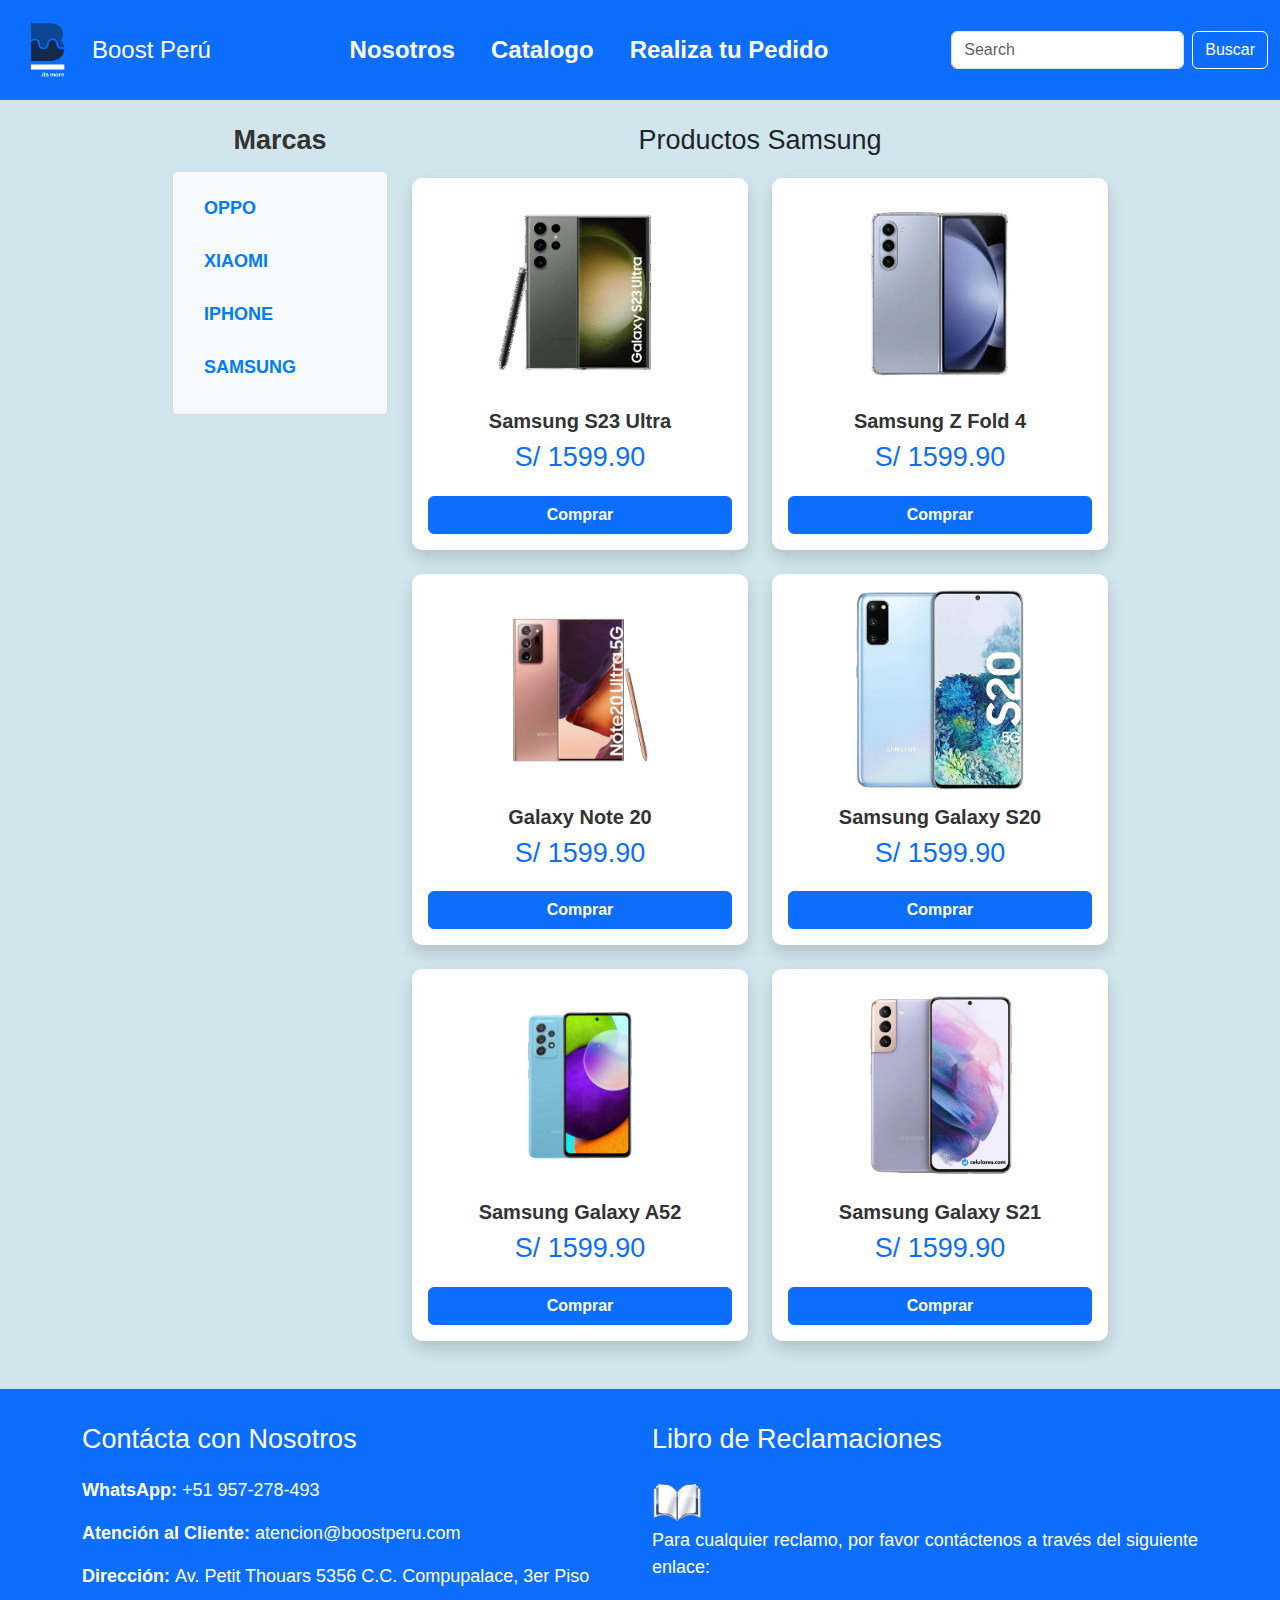
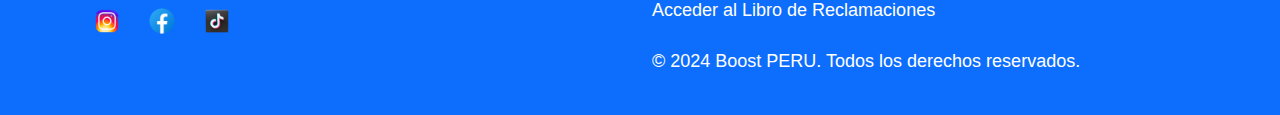
<file: samsung.html>
<!DOCTYPE html>
<html lang="es">
    <head>
        <meta charset="UTF-8">
        <meta name="viewport" content="width=device-width, initial-scale=1.0">
        <link rel="icon" href="logo_empresa-removebg-preview.png"
            type="image/x-icon">
        <link rel="stylesheet"
            href="https://cdn.jsdelivr.net/npm/bootstrap@5.3.0/dist/css/bootstrap.min.css">
        <link rel="stylesheet"
            href="https://cdn.jsdelivr.net/npm/bootstrap-icons@1.5.0/font/bootstrap-icons.css">
        <link rel="stylesheet"
            href="https://cdnjs.cloudflare.com/ajax/libs/animate.css/4.1.1/animate.min.css">
        <link rel="stylesheet" href="estilos.css">
        <title>Samsung</title>
    </head>
    <body>
        <nav class="navbar navbar-expand-lg navbar-light bg-primary">
            <div class="container-fluid">
                <a class="navbar-brand d-flex align-items-center text-white"
                    href="index.html">
                    <img src="logo_empresa-removebg-preview.png" alt="Logo"
                        class="navbar-logo">
                    <!-- Cambiar y añadir clase: class="nav y manejar por css" -->
                    Boost Perú
                </a>
                <button class="navbar-toggler ms-auto" type="button"
                    data-bs-toggle="collapse"
                    data-bs-target="#navbarTogglerDemo01"
                    aria-controls="navbarTogglerDemo01" aria-expanded="false"
                    aria-label="Toggle navigation">
                    <span class="navbar-toggler-icon"></span>
                </button>
                <div class="collapse navbar-collapse" id="navbarTogglerDemo01">
                    <ul class="navbar-nav mx-auto mb-2 mb-lg-0">
                        <li class="nav-item">
                            <a class="nav-link text-white active"
                                href="nosotros.html">Nosotros</a>
                        </li>
                        <li class="nav-item">
                            <a class="nav-link text-white active"
                                href="catalogo.html">Catalogo</a>
                        </li>
                        <li class="nav-item">
                            <a class="nav-link text-white active"
                                href="pedido.html">Realiza tu Pedido</a>
                        </li>
                    </ul>
                    <form class="d-flex" role="search">
                        <input class="form-control me-2" type="search"
                            placeholder="Search" aria-label="Search">
                        <button class="btn btn-outline-black text-white active"
                            type="submit">Buscar</button>
                    </form>
                </div>
            </div>
        </nav>

        <main class="container mt-4 col-md-9 text-center">
            <div class="row">
                <div class="col-md-3">
                    <!-- Mini barra de navegación -->
                    <h4>Marcas</h4>
                    <ul class="nav flex-column mb-3">
                        <li class="nav-item-mini">
                            <a class="nav-link active" href="oppo.html">OPPO</a>
                        </li>
                        <li class="nav-item-mini">
                            <a class="nav-link" href="xiaomi.html">XIAOMI</a>
                        </li>
                        <li class="nav-item-mini">
                            <a class="nav-link" href="iphone.html">IPHONE</a>
                        </li>
                        <li class="nav-item-mini">
                            <a class="nav-link" href="samsung.html">SAMSUNG</a>
                        </li>
                    </ul>
                </div>
                <div class="col-md-9">
                    <section id="productos">
                        <h2>Productos Samsung</h2>
                        <div class="row">
                            <div class="col-md-6 mb-4">
                                <div class="card h-100 shadow text-center d-flex flex-column">
                                    <div class="card-body flex-grow-1">
                                        <img src="s23_ultra.png" class="card-img-top" alt="Samsung S23 Ultra">
                                        <h5 class="card-title">Samsung S23 Ultra</h5>
                                        <h3 class="text-primary font-weight-bold">S/ 1599.90</h3>
                                        <a href="pedido.html" class="btn btn-primary"><b>Comprar</b></a>
                                    </div>
                                </div>
                            </div>
                            <div class="col-md-6 mb-4">
                                <div class="card h-100 shadow text-center d-flex flex-column">
                                    <div class="card-body flex-grow-1">
                                        <img src="z_fold_4.png" class="card-img-top" alt="Samsung Z Fold 4">
                                        <h5 class="card-title">Samsung Z Fold 4</h5>
                                        <h3 class="text-primary font-weight-bold">S/ 1599.90</h3>
                                        <a href="pedido.html" class="btn btn-primary"><b>Comprar</b></a>
                                    </div>
                                </div>
                            </div>
                            <div class="col-md-6 mb-4">
                                <div class="card h-100 shadow text-center d-flex flex-column">
                                    <div class="card-body flex-grow-1">
                                        <img src="galaxy note 20.png" class="card-img-top" alt="Galaxy Note 20">
                                        <h5 class="card-title">Galaxy Note 20</h5>
                                        <h3 class="text-primary font-weight-bold">S/ 1599.90</h3>
                                        <a href="pedido.html" class="btn btn-primary"><b>Comprar</b></a>
                                    </div>
                                </div>
                            </div>
                            <div class="col-md-6 mb-4">
                                <div class="card h-100 shadow text-center d-flex flex-column">
                                    <div class="card-body flex-grow-1">
                                        <img src="Samsung Galaxy S20.jpg" class="card-img-top" alt="Samsung Galaxy S20">
                                        <h5 class="card-title">Samsung Galaxy S20</h5>
                                        <h3 class="text-primary font-weight-bold">S/ 1599.90</h3>
                                        <a href="pedido.html" class="btn btn-primary"><b>Comprar</b></a>
                                    </div>
                                </div>
                            </div>
                            <div class="col-md-6 mb-4">
                                <div class="card h-100 shadow text-center d-flex flex-column">
                                    <div class="card-body flex-grow-1">
                                        <img src="Samsung Galaxy A52.png" class="card-img-top" alt="Samsung Galaxy A52">
                                        <h5 class="card-title">Samsung Galaxy A52</h5>
                                        <h3 class="text-primary font-weight-bold">S/ 1599.90</h3>
                                        <a href="pedido.html" class="btn btn-primary"><b>Comprar</b></a>
                                    </div>
                                </div>
                            </div>
                            <div class="col-md-6 mb-4">
                                <div class="card h-100 shadow text-center d-flex flex-column">
                                    <div class="card-body flex-grow-1">
                                        <img src="samsung galaxy s21.png" class="card-img-top" alt="Samsung Galaxy S21">
                                        <h5 class="card-title">Samsung Galaxy S21</h5>
                                        <h3 class="text-primary font-weight-bold">S/ 1599.90</h3>
                                        <a href="pedido.html" class="btn btn-primary"><b>Comprar</b></a>
                                    </div>
                                </div>
                            </div>
                            <!-- Agrega más productos aquí si es necesario -->
                        </div>
                    </section>
                </div>

                </main>

                <footer class="bg-primary text-white py-4 mt-4">
                    <div class="container">
                        <div class="row">
                            <div class="col-md-6">
                                <h5>Contácta con Nosotros</h5>
                                <p>
                                    <strong>WhatsApp:</strong> <a
                                        href="https://wa.me/51957278493"
                                        class="text-white text-decoration-none">+51
                                        957-278-493</a>
                                </p>
                                <p>
                                    <strong>Atención al Cliente:</strong> <a
                                        href="mailto:atencion@boostperu.com"
                                        class="text-white text-decoration-none">atencion@boostperu.com</a>
                                </p>
                                <p>
                                    <strong>Dirección: </strong> Av. Petit
                                    Thouars 5356 C.C. Compupalace, 3er Piso
                                </p>
                                <div class="social-icons">
                                    <a
                                        href="https://www.instagram.com/tu_perfil"
                                        target="_blank">
                                        <img src="logo instagram.png"
                                            alt="Instagram" class="social-icon">
                                    </a>
                                    <a href="https://www.facebook.com/tu_perfil"
                                        target="_blank">
                                        <img src="logo facebook.png"
                                            alt="Facebook" class="social-icon">
                                    </a>
                                    <a href="https://www.tiktok.com/@tu_perfil"
                                        target="_blank">
                                        <img src="logo tiktok.png" alt="TikTok"
                                            class="social-icon">
                                    </a>
                                </div>
                            </div>
                            <div class="col-md-6">
                                <h5>Libro de Reclamaciones</h5>
                                <img src="libro de reclamaciones icono.png"
                                    alt="Libro de Reclamaciones"
                                    class="book-image">
                                <p class="justified-text">Para cualquier
                                    reclamo, por favor contáctenos a través del
                                    siguiente enlace:</p>
                                <p>
                                    <a href="enlace_a_libro_reclamaciones"
                                        class="text-white text-decoration-none">Acceder
                                        al Libro de Reclamaciones</a>
                                </p>
                                <p class="mt-4">&copy; 2024 Boost PERU. Todos
                                    los derechos reservados.</p>
                            </div>
                        </div>
                    </div>
                </footer>

                <script
                    src="https://code.jquery.com/jquery-3.5.1.slim.min.js"></script>
                <script
                    src="https://cdn.jsdelivr.net/npm/@popperjs/core@2.9.2/dist/umd/popper.min.js"></script>
                <script
                    src="https://stackpath.bootstrapcdn.com/bootstrap/4.5.2/js/bootstrap.min.js"></script>
                <script
                    src="https://cdn.jsdelivr.net/npm/bootstrap@5.3.0/dist/js/bootstrap.bundle.min.js"></script>
            </body>
        </html>
</file>
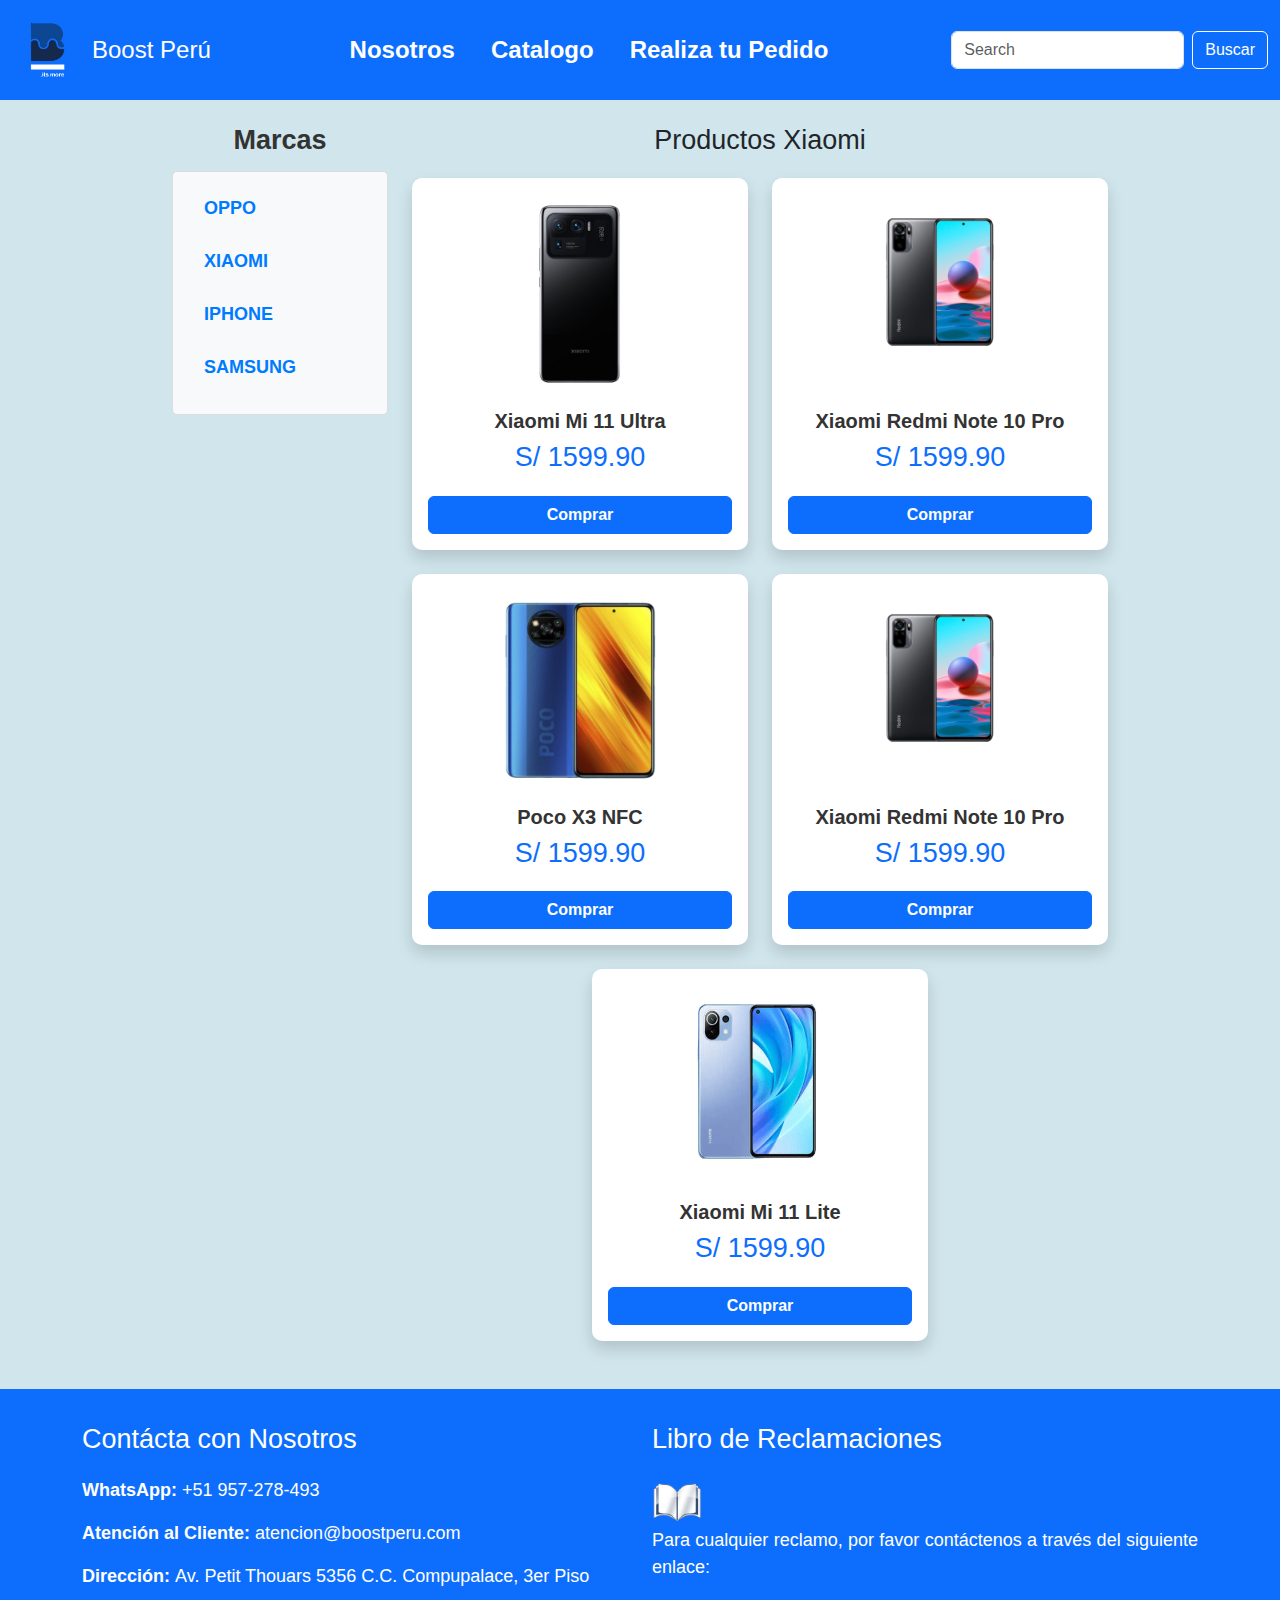
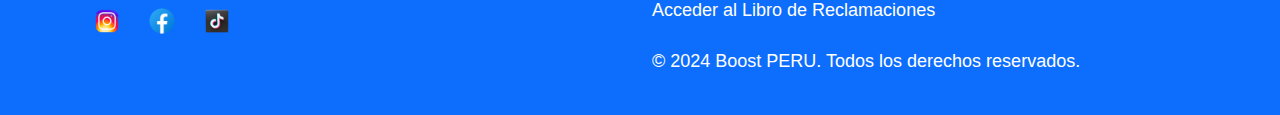
<file: xiaomi.html>
<!DOCTYPE html>
<html lang="es">
    <head>
        <meta charset="UTF-8">
        <meta name="viewport" content="width=device-width, initial-scale=1.0">
        <link rel="icon" href="logo_empresa-removebg-preview.png"
            type="image/x-icon">
        <link rel="stylesheet"
            href="https://cdn.jsdelivr.net/npm/bootstrap@5.3.0/dist/css/bootstrap.min.css">
        <link rel="stylesheet"
            href="https://cdn.jsdelivr.net/npm/bootstrap-icons@1.5.0/font/bootstrap-icons.css">
        <link rel="stylesheet"
            href="https://cdnjs.cloudflare.com/ajax/libs/animate.css/4.1.1/animate.min.css">
        <link rel="stylesheet" href="estilos.css">
        <title>Xiaomi</title>
    </head>
    <body>
        <nav class="navbar navbar-expand-lg navbar-light bg-primary">
            <div class="container-fluid">
                <a class="navbar-brand d-flex align-items-center text-white"
                    href="index.html">
                    <img src="logo_empresa-removebg-preview.png" alt="Logo"
                        class="navbar-logo">
                    <!-- Cambiar y añadir clase: class="nav y manejar por css" -->
                    Boost Perú
                </a>
                <button class="navbar-toggler ms-auto" type="button"
                    data-bs-toggle="collapse"
                    data-bs-target="#navbarTogglerDemo01"
                    aria-controls="navbarTogglerDemo01" aria-expanded="false"
                    aria-label="Toggle navigation">
                    <span class="navbar-toggler-icon"></span>
                </button>
                <div class="collapse navbar-collapse" id="navbarTogglerDemo01">
                    <ul class="navbar-nav mx-auto mb-2 mb-lg-0">
                        <li class="nav-item">
                            <a class="nav-link text-white active"
                                href="nosotros.html">Nosotros</a>
                        </li>
                        <li class="nav-item">
                            <a class="nav-link text-white active"
                                href="catalogo.html">Catalogo</a>
                        </li>
                        <li class="nav-item">
                            <a class="nav-link text-white active"
                                href="pedido.html">Realiza tu Pedido</a>
                        </li>
                    </ul>
                    <form class="d-flex" role="search">
                        <input class="form-control me-2" type="search"
                            placeholder="Search" aria-label="Search">
                        <button class="btn btn-outline-black text-white active"
                            type="submit">Buscar</button>
                    </form>
                </div>
            </div>
        </nav>

        <main class="container mt-4 col-md-9 text-center">
            <section id="productos" class="row">
                <div class="col-md-3">
                    <!-- Mini barra de navegación -->
                    <h4>Marcas</h4>
                    <ul class="nav flex-column mb-3">
                        <li class="nav-item-mini">
                            <a class="nav-link active" href="oppo.html">OPPO</a>
                        </li>
                        <li class="nav-item-mini">
                            <a class="nav-link" href="xiaomi.html">XIAOMI</a>
                        </li>
                        <li class="nav-item-mini">
                            <a class="nav-link" href="iphone.html">IPHONE</a>
                        </li>
                        <li class="nav-item-mini">
                            <a class="nav-link" href="samsung.html">SAMSUNG</a>
                        </li>
                    </ul>
                </div>

                <div class="col-md-9">
                    <section id="productos">
                        <h2>Productos Xiaomi</h2>
                        <div class="row justify-content-center">
                            <div class="col-md-6 mb-4">
                                <div class="card h-100 shadow text-center d-flex flex-column">
                                    <div class="card-body flex-grow-1">
                                        <img src="xiaomi mi 11 ultra.png" class="card-img-top" alt="Xiaomi Mi 11 Ultra">
                                        <h5 class="card-title">Xiaomi Mi 11 Ultra</h5>
                                        <h3 class="text-primary font-weight-bold">S/ 1599.90</h3>
                                        <a href="pedido.html" class="btn btn-primary"><b>Comprar</b></a>
                                    </div>
                                </div>
                            </div>
                            <div class="col-md-6 mb-4">
                                <div class="card h-100 shadow text-center d-flex flex-column">
                                    <div class="card-body flex-grow-1">
                                        <img src="redmi note 10 pro.png" class="card-img-top" alt="Xiaomi Redmi Note 10 Pro">
                                        <h5 class="card-title">Xiaomi Redmi Note 10 Pro</h5>
                                        <h3 class="text-primary font-weight-bold">S/ 1599.90</h3>
                                        <a href="pedido.html" class="btn btn-primary"><b>Comprar</b></a>
                                    </div>
                                </div>
                            </div>
                            <div class="col-md-6 mb-4">
                                <div class="card h-100 shadow text-center d-flex flex-column">
                                    <div class="card-body flex-grow-1">
                                        <img src="poco x3 nfc-foto.png" class="card-img-top" alt="Poco X3 NFC">
                                        <h5 class="card-title">Poco X3 NFC</h5>
                                        <h3 class="text-primary font-weight-bold">S/ 1599.90</h3>
                                        <a href="pedido.html" class="btn btn-primary"><b>Comprar</b></a>
                                    </div>
                                </div>
                            </div>
                            <div class="col-md-6 mb-4">
                                <div class="card h-100 shadow text-center d-flex flex-column">
                                    <div class="card-body flex-grow-1">
                                        <img src="redmi note 10 pro.png" class="card-img-top" alt="Xiaomi Redmi Note 10 Pro">
                                        <h5 class="card-title">Xiaomi Redmi Note 10 Pro</h5>
                                        <h3 class="text-primary font-weight-bold">S/ 1599.90</h3>
                                        <a href="pedido.html" class="btn btn-primary"><b>Comprar</b></a>
                                    </div>
                                </div>
                            </div>
                            <div class="col-md-6 mb-4">
                                <div class="card h-100 shadow text-center d-flex flex-column">
                                    <div class="card-body flex-grow-1">
                                        <img src="xiaomi mi 11 lite.png" class="card-img-top" alt="Xiaomi Mi 11 Lite">
                                        <h5 class="card-title">Xiaomi Mi 11 Lite</h5>
                                        <h3 class="text-primary font-weight-bold">S/ 1599.90</h3>
                                        <a href="pedido.html" class="btn btn-primary"><b>Comprar</b></a>
                                    </div>
                                </div>
                            </div>
                            <!-- Agrega más productos aquí si es necesario -->
                        </div>
                    </section>
                </div>
            </section>
        </main>

        <footer class="bg-primary text-white py-4 mt-4">
            <div class="container">
                <div class="row">
                    <div class="col-md-6">
                        <h5>Contácta con Nosotros</h5>
                        <p>
                            <strong>WhatsApp:</strong> <a
                                href="https://wa.me/51957278493"
                                class="text-white text-decoration-none">+51
                                957-278-493</a>
                        </p>
                        <p>
                            <strong>Atención al Cliente:</strong> <a
                                href="mailto:atencion@boostperu.com"
                                class="text-white text-decoration-none">atencion@boostperu.com</a>
                        </p>
                        <p>
                            <strong>Dirección: </strong> Av. Petit Thouars 5356
                            C.C. Compupalace, 3er Piso
                        </p>
                        <div class="social-icons">
                            <a href="https://www.instagram.com/tu_perfil"
                                target="_blank">
                                <img src="logo instagram.png" alt="Instagram"
                                    class="social-icon">
                            </a>
                            <a href="https://www.facebook.com/tu_perfil"
                                target="_blank">
                                <img src="logo facebook.png" alt="Facebook"
                                    class="social-icon">
                            </a>
                            <a href="https://www.tiktok.com/@tu_perfil"
                                target="_blank">
                                <img src="logo tiktok.png" alt="TikTok"
                                    class="social-icon">
                            </a>
                        </div>
                    </div>
                    <div class="col-md-6">
                        <h5>Libro de Reclamaciones</h5>
                        <img src="libro de reclamaciones icono.png"
                            alt="Libro de Reclamaciones" class="book-image">
                        <p class="justified-text">Para cualquier reclamo, por
                            favor contáctenos a través del siguiente enlace:</p>
                        <p>
                            <a href="enlace_a_libro_reclamaciones"
                                class="text-white text-decoration-none">Acceder
                                al Libro de Reclamaciones</a>
                        </p>
                        <p class="mt-4">&copy; 2024 Boost PERU. Todos los
                            derechos reservados.</p>
                    </div>
                </div>
            </div>
        </footer>

        <script src="https://code.jquery.com/jquery-3.5.1.slim.min.js"></script>
        <script
            src="https://cdn.jsdelivr.net/npm/@popperjs/core@2.9.2/dist/umd/popper.min.js"></script>
        <script
            src="https://stackpath.bootstrapcdn.com/bootstrap/4.5.2/js/bootstrap.min.js"></script>
        <script
            src="https://cdn.jsdelivr.net/npm/bootstrap@5.3.0/dist/js/bootstrap.bundle.min.js"></script>
    </body>
</html>
</file>
<file: estilos.css>
/* Estilos Generales - Cuerpo */
body {
    font-family: Arial, sans-serif;
    margin: 0;
    padding: 0;
    font-size: 18px; 
    background-color: #d0e5ec;
}

/* Centrar el título "MARCAS" y cambiar su color a blanco */
.navbar-marcas {
    display: flex;
    align-items: center;
    justify-content: center;
    color: white;
    width: 100%;
    text-align: center;
}

.navbar-marcas h4 {
    margin: 0;
    font-weight: bold;
}
/* Estilo de las tarjetas individuales */
/* card */
  
  .card {
    display: flex;
    flex-direction: column;
    justify-content: space-between;
    height: 100%;
    border: none;
    border-radius: 10px;
    overflow: hidden;
    background-color: #fff;
    box-shadow: 0 4px 8px rgba(0, 0, 0, 0.1);
  }
  
  .card-body {
    flex-grow: 1;
    display: flex;
    flex-direction: column;
    justify-content: center;
  }
  
  .card:hover {
  
    box-shadow: 0 8px 16px rgba(0, 0, 0, 0.2);
  }
  
  .card-title {
    font-weight: bold;
    font-size: 1.25rem;
    margin-top: 15px;
    color: #333;
  }
  
  .card-text {
    font-size: 0.95rem;
    color: #555;
  }
  
  .card-footer {
    display: flex;
    justify-content: center;
    padding: 10px 0;
  }

/* Estilo de las imágenes */
.card img {
    width: 100%;
    height: 200px; /* Altura fija para que todas las imágenes sean iguales */
    object-fit: contain; /* Mantiene la proporción sin recortar la imagen */
    border-radius: 10px;
}

/* Limita la altura del texto y otros elementos en la tarjeta */
.product-title, .product-description, .product-price {
    max-height: 3px; 
    overflow: hidden;
    text-align: center;
    margin: 3px 0;
}


/* Barra de Navegación */
.navbar {
    background-color: #007bff; /* Color superior de la barra */
    padding: 10px 0; /* Espaciado */
}

.navbar-logo {
    height: 70px; /* Altura del logo */
    margin-right: 10px; /* Espacio a la derecha */
    max-width: auto;
    
}
.head {
    background-color: #45a1c0; /* Cambia a un tono medio celeste */
    padding: 20px;
}
.navbar-brand {
    color: #ffffff; /* Color del texto */
    font-size: 24px; /* Tamaño de la fuente */
    transition: color 0.5s ease; /* Transición suave */
}
/* Efecto al pasar el mouse sobre el nombre de la marca */
.navbar-brand:hover {
    color: #ff0000; /* Cambia el color al pasar el mouse */
}




/* Enlaces de Navegación */
.navbar-nav .nav-link {
    color: #000; /* Color del texto */
    font-size: 24px; /* Tamaño de la fuente */
    margin: 0 10px; /* Espaciado entre enlaces */
    text-decoration: none; /* Sin subrayado */
    transition: color 0.3s ease, font-size 0.3s ease; /* Transición suave */
}

/* Efecto al pasar el mouse */
.navbar-nav .nav-link:hover {
    color: #007bff; /* Cambia el color al pasar el mouse */
    font-size: 26px; /* Aumenta el tamaño de la fuente al pasar el mouse */
}

/* Sección de Marcas */
.marcas {
    list-style: none; /* Eliminar viñetas */
    padding: 0; /* Eliminar padding */
}

.marcas .list-group-item {
    background-color: #007bff; /* Color de fondo azul */
    color: white; /* Color del texto blanco */
    text-align: center; /* Centrar texto */
    border-radius: 25px; /* Bordes redondeados */
    margin-bottom: 10px; /* Espaciado entre elementos */
    transition: background-color 0.3s; /* Transición suave */
}

.marcas .list-group-item a {
    text-decoration: none; /* Sin subrayado */
    color: white; /* Color del texto blanco */
    display: block; /* Hacer que el enlace ocupe todo el espacio */
    padding: 10px; /* Espaciado interno */
}

.marcas .list-group-item:hover {
    background-color: #0056b3; /* Color de fondo al pasar el mouse */
}



/* Encabezados */
h1, h2, h3, h4, h5, h6 {
    font-size: 1.5em; 
    margin-bottom: 22px;

}



/* Estilo para el Carrusel */
.carousel {
    border-radius: 20px; /* Ajusta el valor para más o menos redondeo */
    overflow: hidden; /* Asegura que el contenido no sobresalga */
}

/* Estilo para las imágenes dentro del carrusel */
.carousel-inner img {
    border-radius: 20px; /* Asegura que las imágenes también tengan esquinas redondeadas */
}



/* Realiza tu pedido imagen de formulario - imagen */

.product-image-ped {
    width: 100%;
    max-width: 615px;
    display: block;
    margin-left: auto;
}


/* Footer */
footer {
    margin-top: 30px; /* Separación del footer respecto al contenido */
    padding: 20px 0; /* Espaciado interno del footer */
    text-decoration: none; /* Sin subrayado */
}

.social-icon {
    width: 30px; /* Ancho de los íconos */
    margin: 0 10px; /* Espacio a los lados */
    transition: transform 0.2s; /* Efecto de transición */
}

.social-icon:hover {
    transform: scale(1.1); /* Aumenta el tamaño al pasar el mouse */
}



/* icono libro de reclamaciones , con animacion */
.book-image {
    width: 50px; /* Ajusta el ancho del ícono */
    height: 50px; /* Ajusta la altura del ícono */
    object-fit: cover; /* Mantiene la proporción de la imagen */
    display: block; /* Asegura que la imagen se comporte como un bloque */
    transition: transform 0.3s ease, opacity 0.3s ease; /* Transición suave */
}

/* Efecto al pasar el mouse */
.book-image:hover {
    transform: scale(1.2); /* Aumenta el tamaño al pasar el mouse */
    opacity: 0.8; /* Cambia la opacidad */
}

.justified-text {
    text-align: justify; /* Justifica el texto */
}


/* Efectos de Tarjetas */
.card {
    transition: transform 0.3s, box-shadow 0.3s;
}

.card:hover {
    transform: scale(1.02); /* Menos incremento en la escala */
    box-shadow: 0 2px 10px rgba(0, 0, 0, 0.2); /* Sombra más suave */
}


/* Estilo para el Contenedor de Formularios */
.form-container {
    margin-bottom: 50px; /* Ajusta el valor según sea necesario */
}

.container {
    margin-top: 10px; /* Reduce el espacio superior de la sección */
}


/* Clases de Color Personalizadas */
.bg-primary {
    background-color: #007bff; /* Fondo azul */
}

.text-white {
    color: #ffffff; /* Color de texto blanco */
}

.text-center {
    text-align: center; /* Centra el texto */
}

.py-3 {
    padding-top: 5rem;
    padding-bottom: 5rem;
}




/* Estilos para la mini barra de navegación */
.nav {
    display: flex;
    flex-direction: column;
    align-items: flex-start; /* Alinea todos los elementos a la izquierda */
    background-color: #f8f9fa; /* Color de fondo claro */
    border: 1px solid #ddd; /* Borde ligero */
    border-radius: 5px; /* Bordes redondeados */
    padding: 15px; /* Espaciado interno */
    transition: transform 0.3s ease, opacity 0.3s ease; /* Transición suave */
}

.nav-item-mini {
    margin-bottom: 10px; /* Espaciado entre elementos */

}

.nav-link {
    color: #007bff; /* Color de texto por defecto */
    font-weight: bold; /* Texto en negrita */
    transition: color 0.2s; /* Transición suave para el color */
    text-align: left; /* Asegura alineación a la izquierda */

}

.nav-link:hover {
    color: #0056b3; /* Color al pasar el mouse */
    font-size: 26px; /* Aumenta el tamaño de la fuente al pasar el mouse */
}

.nav-link.active {
    color: #007bff /* Color del texto activo */
 
}

h4 {
    margin-bottom: 15px; /* Espaciado inferior para el título */
    font-weight: bold; /* Título en negrita */
    color: #333; /* Color del título */
}
</file>
